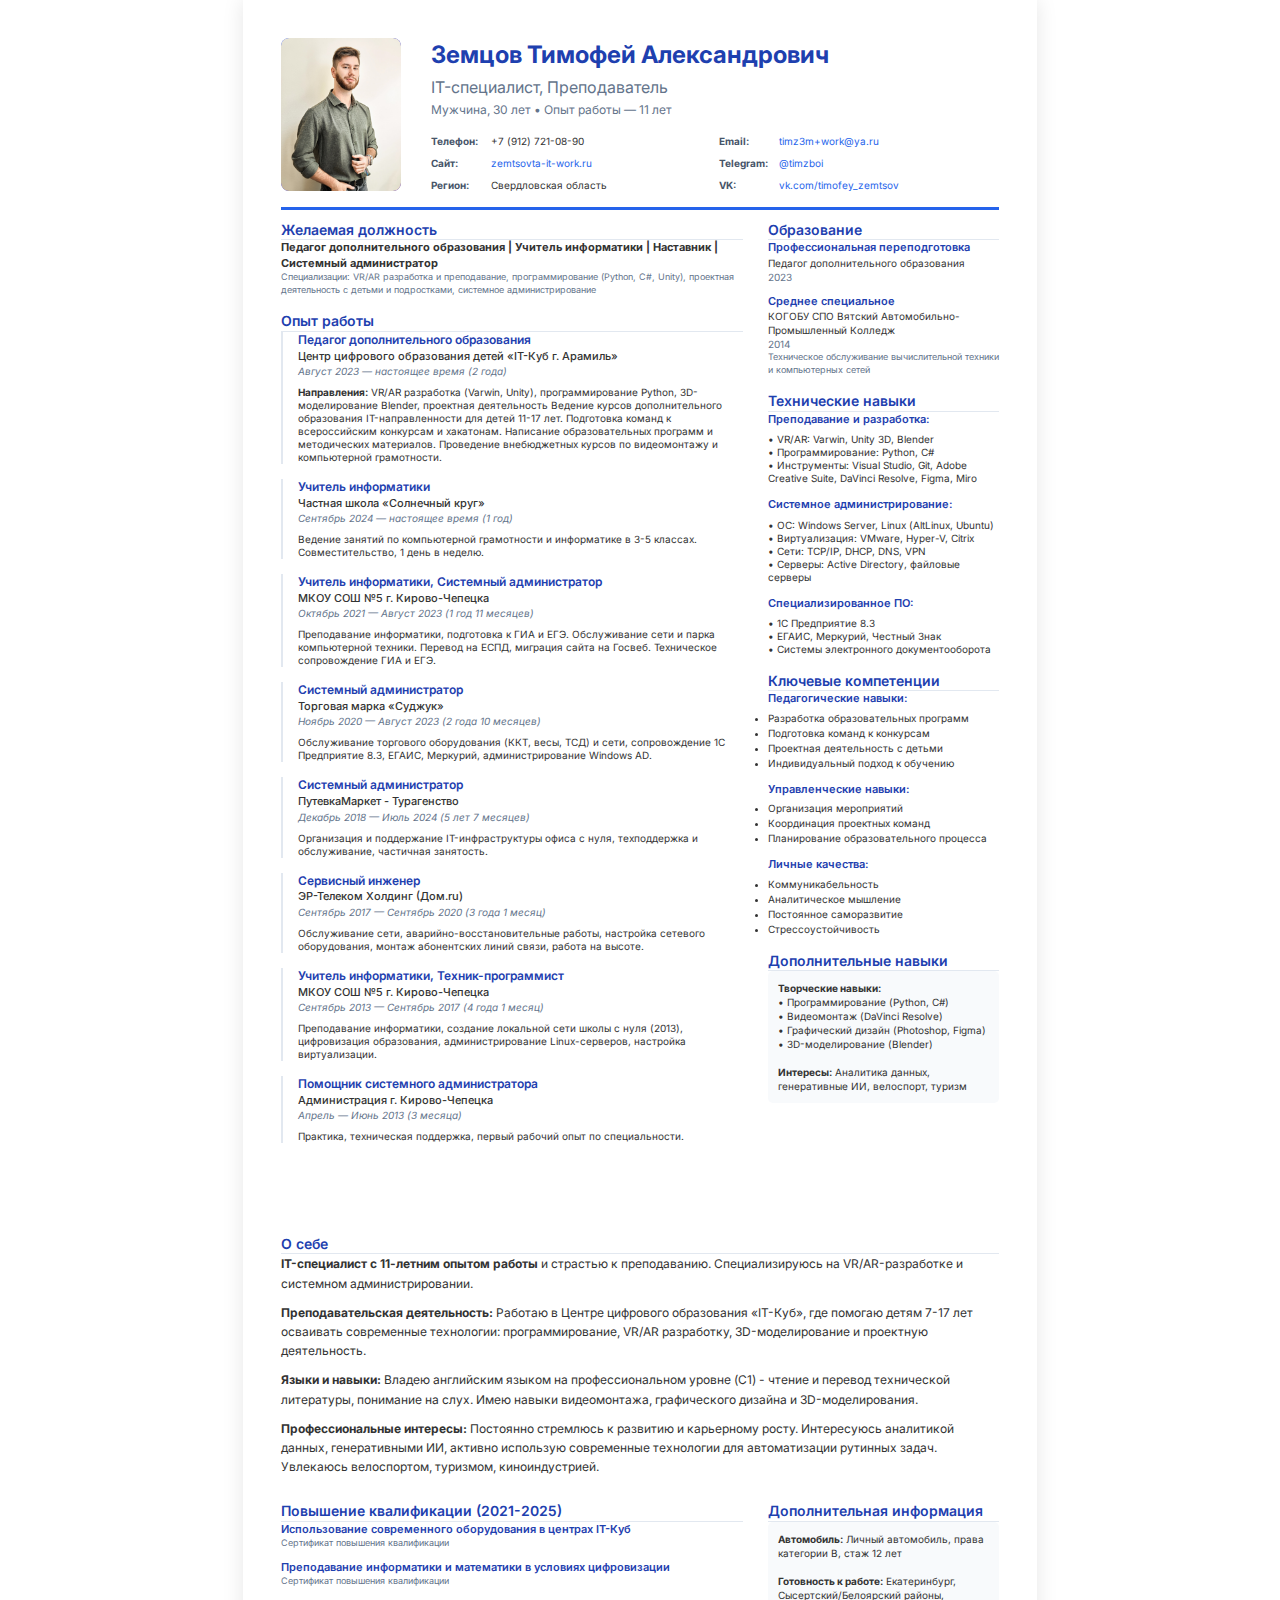
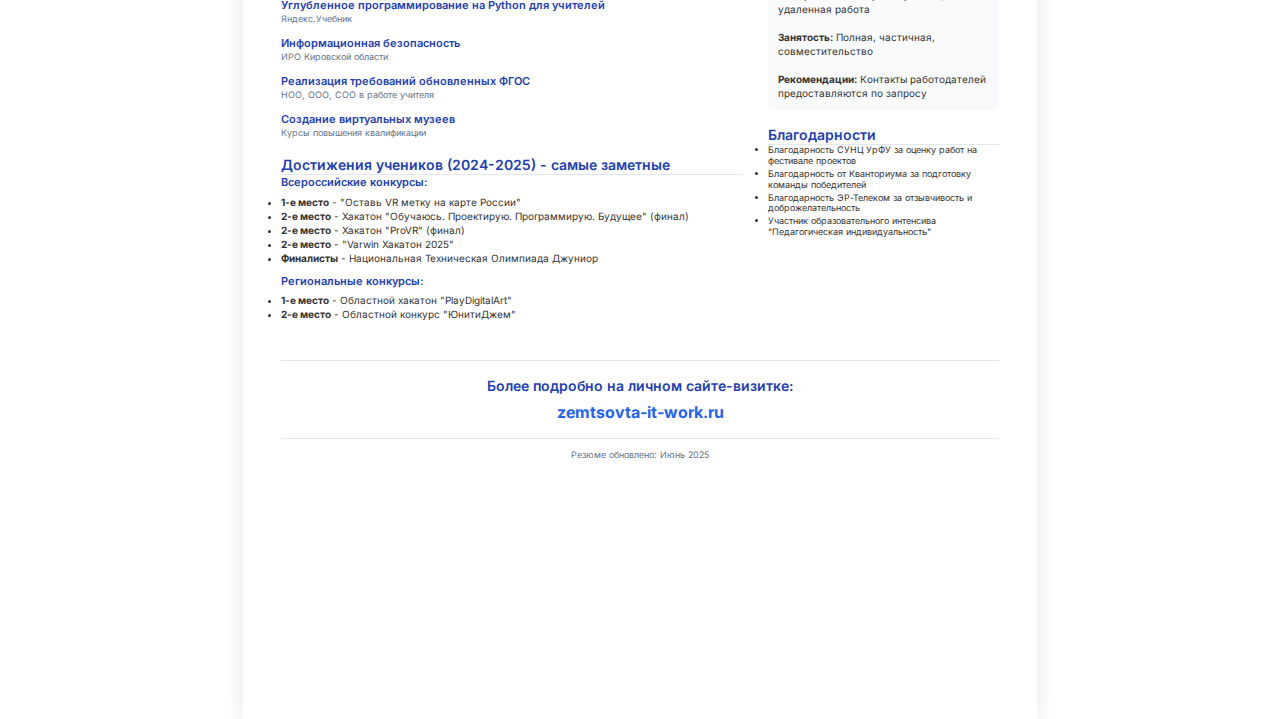
<file: info/resume.html>
<!DOCTYPE html>
<html lang="ru">
<head>
    <meta charset="UTF-8">
    <meta name="viewport" content="width=device-width, initial-scale=1.0">
    <title>Резюме - Земцов Тимофей Александрович</title>
    <style>
        @import url('https://fonts.googleapis.com/css2?family=Inter:wght@300;400;500;600;700&display=swap');

        * {
            margin: 0;
            padding: 0;
            box-sizing: border-box;
        }

        body {
            font-family: 'Inter', sans-serif;
            line-height: 1.4;
            color: #333;
            background: white;
            font-size: 11px;
        }

        .resume-container {
            max-width: 210mm;
            margin: 0 auto;
            background: white;
            box-shadow: 0 0 20px rgba(0,0,0,0.1);
        }

        .page {
            min-height: 297mm;
            padding: 10mm;
            page-break-after: always;
            position: relative;
        }

            .page:last-child {
                page-break-after: auto;
            }

        /* Header Section */
        .header {
            display: flex;
            align-items: flex-start;
            margin-bottom: 10px;
            border-bottom: 3px solid #2563eb;
            padding-bottom: 15px;
        }

        .photo {
            width: 120px;
            height: 153px;
            border-radius: 8px;
            margin-right: 30px;
            background: linear-gradient(135deg, #667eea 0%, #764ba2 100%);
            display: flex;
            align-items: center;
            justify-content: center;
            color: white;
            font-size: 16px;
            font-weight: 600;
            text-align: center;
            flex-shrink: 0;
            overflow: hidden;
        }

            .photo img {
                width: 100%;
                height: 100%;
                object-fit: cover;
                border-radius: 8px;
            }

        .header-info {
            flex-grow: 1;
        }

        .name {
            font-size: 24px;
            font-weight: 700;
            color: #1e40af;
            margin-bottom: 5px;
        }

        .title {
            font-size: 16px;
            color: #64748b;
            margin-bottom: 3px;
        }

        .subtitle {
            font-size: 12px;
            color: #64748b;
            margin-bottom: 15px;
        }

        .contact-info {
            display: grid;
            grid-template-columns: 1fr 1fr;
            gap: 8px;
            font-size: 10px;
        }

        .contact-item {
            display: flex;
            align-items: center;
        }

            .contact-item strong {
                width: 60px;
                color: #475569;
            }

        /* Section Styles */
        .section {
            margin-bottom: 15px;
        }

        .section-title {
            font-size: 14px;
            font-weight: 600;
            color: #1e40af;
            border-bottom: 1px solid #e2e8f0;
        }

        /* Two Column Layout */
        .two-column {
            display: grid;
            grid-template-columns: 2fr 1fr;
            gap: 25px;
        }

        .left-column {
            /* Main content */
        }

        .right-column {
            /* Sidebar */
        }

        /* Job Experience */
        .job {
            margin-bottom: 15px;
            border-left: 2px solid #e2e8f0;
            padding-left: 15px;
        }

        .job-title {
            font-weight: 600;
            color: #1e40af;
            font-size: 12px;
        }

        .company {
            font-weight: 500;
            color: #333;
            font-size: 11px;
        }

        .job-period {
            font-style: italic;
            color: #64748b;
            font-size: 10px;
            margin-bottom: 8px;
        }

        .job-description {
            font-size: 10px;
            line-height: 1.3;
        }

            .job-description ul {
                margin: 5px 0;
                padding-left: 15px;
            }

            .job-description li {
                margin-bottom: 3px;
            }

        /* Skills */
        .skills-category {
            margin-bottom: 12px;
        }

            .skills-category h4 {
                font-size: 11px;
                font-weight: 600;
                color: #1e40af;
                margin-bottom: 6px;
            }

        .skills-list {
            font-size: 10px;
            line-height: 1.3;
        }

        /* Education */
        .education-item {
            margin-bottom: 10px;
        }

        .degree {
            font-weight: 600;
            color: #1e40af;
            font-size: 11px;
        }

        .institution {
            font-size: 10px;
            color: #333;
        }

        .year {
            font-size: 10px;
            color: #64748b;
        }

        /* Achievements */
        .achievement-category {
            margin-bottom: 10px;
        }

            .achievement-category h4 {
                font-size: 11px;
                font-weight: 600;
                color: #1e40af;
                margin-bottom: 5px;
            }

        .achievement-list {
            font-size: 10px;
            line-height: 1.2;
        }

            .achievement-list li {
                margin-bottom: 2px;
            }

        /* Competencies */
        .competency-group {
            margin-bottom: 12px;
        }

            .competency-group h4 {
                font-size: 11px;
                font-weight: 600;
                color: #1e40af;
                margin-bottom: 5px;
            }

        .competency-list {
            font-size: 10px;
            line-height: 1.3;
        }

            .competency-list li {
                margin-bottom: 2px;
            }

        /* Print Styles */
        @media print {
            body {
                background: white;
                -webkit-print-color-adjust: exact;
                print-color-adjust: exact;
            }

            .resume-container {
                box-shadow: none;
                max-width: none;
            }

            .page {
                page-break-after: always;
                box-shadow: none;
            }

                .page:last-child {
                    page-break-after: auto;
                }
        }

        .website-link {
            color: #2563eb;
            text-decoration: none;
        }

        .small-text {
            font-size: 9px;
            color: #64748b;
        }

        .additional-info {
            background: #f8fafc;
            padding: 10px;
            border-radius: 5px;
            font-size: 10px;
            margin-bottom: 15px;
        }
    </style>
</head>
<body>
    <div class="resume-container">
        <!-- Page 1 -->
        <div class="page">
            <!-- Header -->
            <div class="header">
                <div class="photo">
                    <img src="photo.jpg" alt="Тимофей Земцов">
                </div>
                <div class="header-info">
                    <h1 class="name">Земцов Тимофей Александрович</h1>
                    <div class="title">IT-специалист, Преподаватель</div>
                    <div class="subtitle">Мужчина, 30 лет • Опыт работы — 11 лет</div>

                    <div class="contact-info">
                        <div class="contact-item">
                            <strong>Телефон:</strong>
                            <span>+7 (912) 721-08-90</span>
                        </div>
                        <div class="contact-item">
                            <strong>Email:</strong>
                            <span><a href="mailto:timz3m+work@ya.ru" style="color: #2563eb; text-decoration: none;">timz3m+work@ya.ru</a></span>
                        </div>
                        <div class="contact-item">
                            <strong>Сайт:</strong>
                            <span class="website-link"><a href="https://zemtsovta-it-work.ru" style="color: #2563eb; text-decoration: none;">zemtsovta-it-work.ru</a></span>
                        </div>
                        <div class="contact-item">
                            <strong>Telegram:</strong>
                            <span><a href="https://t.me/timzboi" style="color: #2563eb; text-decoration: none;">@timzboi</a></span>
                        </div>

                        <div class="contact-item">
                            <strong>Регион:</strong>
                            <span>Свердловская область</span>
                        </div>
                        <div class="contact-item">
                            <strong>VK:</strong>
                            <span><a href="https://vk.com/timofey_zemtsov" style="color: #2563eb; text-decoration: none;">vk.com/timofey_zemtsov</a></span>
                        </div>
                    </div>
                </div>
            </div>

            <div class="two-column">
                <div class="left-column">
                    <!-- Желаемая должность -->
                    <div class="section">
                        <h2 class="section-title">Желаемая должность</h2>
                        <p><strong>Педагог дополнительного образования | Учитель информатики | Наставник | Системный администратор</strong></p>
                        <p class="small-text">Специализации: VR/AR разработка и преподавание, программирование (Python, C#, Unity), проектная деятельность с детьми и подростками, системное администрирование</p>
                    </div>

                    <!-- Опыт работы -->
                    <div class="section">
                        <h2 class="section-title">Опыт работы</h2>

                        <div class="job">
                            <div class="job-title">Педагог дополнительного образования</div>
                            <div class="company">Центр цифрового образования детей «IT-Куб г. Арамиль»</div>
                            <div class="job-period">Август 2023 — настоящее время (2 года)</div>
                            <div class="job-description">
                                <strong>Направления:</strong> VR/AR разработка (Varwin, Unity), программирование Python, 3D-моделирование Blender, проектная деятельность
                                Ведение курсов дополнительного образования IT-направленности для детей 11-17 лет. Подготовка команд к всероссийским конкурсам и хакатонам. Написание образовательных программ и методических материалов. Проведение внебюджетных курсов по видеомонтажу и компьютерной грамотности.
                                
                            </div>
                        </div>

                        <div class="job">
                            <div class="job-title">Учитель информатики</div>
                            <div class="company">Частная школа «Солнечный круг»</div>
                            <div class="job-period">Сентябрь 2024 — настоящее время (1 год)</div>
                            <div class="job-description">
                                Ведение занятий по компьютерной грамотности и информатике в 3-5 классах. Совместительство, 1 день в неделю.
                            </div>
                        </div>

                        <div class="job">
                            <div class="job-title">Учитель информатики, Системный администратор</div>
                            <div class="company">МКОУ СОШ №5 г. Кирово-Чепецка</div>
                            <div class="job-period">Октябрь 2021 — Август 2023 (1 год 11 месяцев)</div>
                            <div class="job-description">
                                Преподавание информатики, подготовка к ГИА и ЕГЭ. Обслуживание сети и парка компьютерной техники. Перевод на ЕСПД, миграция сайта на Госвеб. Техническое сопровождение ГИА и ЕГЭ.
                                
                            </div>
                        </div>

                        <div class="job">
                            <div class="job-title">Системный администратор</div>
                            <div class="company">Торговая марка «Суджук»</div>
                            <div class="job-period">Ноябрь 2020 — Август 2023 (2 года 10 месяцев)</div>
                            <div class="job-description">
                                Обслуживание торгового оборудования (ККТ, весы, ТСД) и сети, сопровождение 1С Предприятие 8.3, ЕГАИС, Меркурий, администрирование Windows AD.
                            </div>
                        </div>
                        <div class="job">
                            <div class="job-title">Системный администратор</div>
                            <div class="company">ПутевкаМаркет - Турагенство</div>
                            <div class="job-period">Декабрь 2018 — Июль 2024 (5 лет 7 месяцев)</div>
                            <div class="job-description">
                                Организация и поддержание IT-инфраструктуры офиса с нуля, техподдержка и обслуживание, частичная занятость.
                            </div>
                        </div>
                        <div class="job">
                            <div class="job-title">Сервисный инженер</div>
                            <div class="company">ЭР-Телеком Холдинг (Дом.ru)</div>
                            <div class="job-period">Сентябрь 2017 — Сентябрь 2020 (3 года 1 месяц)</div>
                            <div class="job-description">
                                Обслуживание сети, аварийно-восстановительные работы, настройка сетевого оборудования, монтаж абонентских линий связи, работа на высоте.
                            </div>
                        </div>

                        <div class="job">
                            <div class="job-title">Учитель информатики, Техник-программист</div>
                            <div class="company">МКОУ СОШ №5 г. Кирово-Чепецка</div>
                            <div class="job-period">Сентябрь 2013 — Сентябрь 2017 (4 года 1 месяц)</div>
                            <div class="job-description">
                                Преподавание информатики, создание локальной сети школы с нуля (2013), цифровизация образования, администрирование Linux-серверов, настройка виртуализации.
                            </div>
                        </div>


                        <div class="job">
                            <div class="job-title">Помощник системного администратора</div>
                            <div class="company">Администрация г. Кирово-Чепецка</div>
                            <div class="job-period">Апрель — Июнь 2013 (3 месяца)</div>
                            <div class="job-description">
                                Практика, техническая поддержка, первый рабочий опыт по специальности.
                            </div>
                        </div>
                    </div>
                </div>

                <div class="right-column">
                    <!-- Образование -->
                    <div class="section">
                        <h2 class="section-title">Образование</h2>

                        <div class="education-item">
                            <div class="degree">Профессиональная переподготовка</div>
                            <div class="institution">Педагог дополнительного образования</div>
                            <div class="year">2023</div>
                        </div>

                        <div class="education-item">
                            <div class="degree">Среднее специальное</div>
                            <div class="institution">КОГОБУ СПО Вятский Автомобильно-Промышленный Колледж</div>
                            <div class="year">2014</div>
                            <div class="small-text">Техническое обслуживание вычислительной техники и компьютерных сетей</div>
                        </div>
                    </div>

                    <!-- Технические навыки -->
                    <div class="section">
                        <h2 class="section-title">Технические навыки</h2>

                        <div class="skills-category">
                            <h4>Преподавание и разработка:</h4>
                            <div class="skills-list">
                                • VR/AR: Varwin, Unity 3D, Blender<br>
                                • Программирование: Python, C#<br>
                                • Инструменты: Visual Studio, Git, Adobe Creative Suite, DaVinci Resolve, Figma, Miro
                            </div>
                        </div>

                        <div class="skills-category">
                            <h4>Системное администрирование:</h4>
                            <div class="skills-list">
                                • ОС: Windows Server, Linux (AltLinux, Ubuntu)<br>
                                • Виртуализация: VMware, Hyper-V, Citrix<br>
                                • Сети: TCP/IP, DHCP, DNS, VPN<br>
                                • Серверы: Active Directory, файловые серверы
                            </div>
                        </div>

                        <div class="skills-category">
                            <h4>Специализированное ПО:</h4>
                            <div class="skills-list">
                                • 1С Предприятие 8.3<br>
                                • ЕГАИС, Меркурий, Честный Знак<br>
                                • Системы электронного документооборота
                            </div>
                        </div>
                    </div>

                    <!-- Ключевые компетенции -->
                    <div class="section">
                        <h2 class="section-title">Ключевые компетенции</h2>

                        <div class="competency-group">
                            <h4>Педагогические навыки:</h4>
                            <ul class="competency-list">
                                <li>Разработка образовательных программ</li>
                                <li>Подготовка команд к конкурсам</li>
                                <li>Проектная деятельность с детьми</li>
                                <li>Индивидуальный подход к обучению</li>
                            </ul>
                        </div>

                        <div class="competency-group">
                            <h4>Управленческие навыки:</h4>
                            <ul class="competency-list">
                                <li>Организация мероприятий</li>
                                <li>Координация проектных команд</li>
                                <li>Планирование образовательного процесса</li>
                            </ul>
                        </div>

                        <div class="competency-group">
                            <h4>Личные качества:</h4>
                            <ul class="competency-list">
                                <li>Коммуникабельность</li>
                                <li>Аналитическое мышление</li>
                                <li>Постоянное саморазвитие</li>
                                <li>Стрессоустойчивость</li>
                            </ul>
                        </div>
                    </div>

                    <!-- Дополнительные навыки -->
                    <div class="section">
                        <h2 class="section-title">Дополнительные навыки</h2>

                        <div class="additional-info">
                            <strong>Творческие навыки:</strong><br>
                            • Программирование (Python, C#)<br>
                            • Видеомонтаж (DaVinci Resolve)<br>
                            • Графический дизайн (Photoshop, Figma)<br>
                            • 3D-моделирование (Blender)<br><br>
                            <strong>Интересы:</strong> Аналитика данных, генеративные ИИ, велоспорт, туризм
                        </div>
                    </div>
                </div>
            </div>
        </div>

        <!-- Page 2 -->
        <div class="page">
            <!-- О себе - полная ширина -->
            <div class="section">
                <h2 class="section-title">О себе</h2>
                <div class="job-description" style="font-size: 12px; line-height: 1.6; margin-bottom: 25px;">
                    <p style="margin-bottom: 10px;">
                        <strong>IT-специалист с 11-летним опытом работы</strong> и страстью к преподаванию.
                        Специализируюсь на VR/AR-разработке и системном администрировании.
                    </p>
                    <p style="margin-bottom: 10px;">
                        <strong>Преподавательская деятельность:</strong> Работаю в Центре цифрового образования «IT-Куб»,
                        где помогаю детям 7-17 лет осваивать современные технологии: программирование, VR/AR разработку,
                        3D-моделирование и проектную деятельность.
                    </p>
                    <p style="margin-bottom: 10px;">
                        <strong>Языки и навыки:</strong> Владею английским языком на профессиональном уровне (C1) -
                        чтение и перевод технической литературы, понимание на слух. Имею навыки видеомонтажа,
                        графического дизайна и 3D-моделирования.
                    </p>
                    <p style="margin-bottom: 0;">
                        <strong>Профессиональные интересы:</strong> Постоянно стремлюсь к развитию и карьерному росту.
                        Интересуюсь аналитикой данных, генеративными ИИ, активно использую современные технологии
                        для автоматизации рутинных задач. Увлекаюсь велоспортом, туризмом, киноиндустрией.
                    </p>
                </div>
            </div>

            <div class="two-column">
                <div class="left-column">
                    <!-- Повышение квалификации -->
                    <div class="section">
                        <h2 class="section-title">Повышение квалификации (2021-2025)</h2>

                        <div class="education-item">
                            <div class="degree">Использование современного оборудования в центрах IT-Куб</div>
                            <div class="small-text">Сертификат повышения квалификации</div>
                        </div>

                        <div class="education-item">
                            <div class="degree">Преподавание информатики и математики в условиях цифровизации</div>
                            <div class="small-text">Сертификат повышения квалификации</div>
                        </div>

                        <div class="education-item">
                            <div class="degree">Углубленное программирование на Python для учителей</div>
                            <div class="small-text">Яндекс.Учебник</div>
                        </div>

                        <div class="education-item">
                            <div class="degree">Информационная безопасность</div>
                            <div class="small-text">ИРО Кировской области</div>
                        </div>

                        <div class="education-item">
                            <div class="degree">Реализация требований обновленных ФГОС</div>
                            <div class="small-text">НОО, ООО, СОО в работе учителя</div>
                        </div>

                        <div class="education-item">
                            <div class="degree">Создание виртуальных музеев</div>
                            <div class="small-text">Курсы повышения квалификации</div>
                        </div>
                    </div>

                    <!-- Достижения учеников -->
                    <div class="section">
                        <h2 class="section-title">Достижения учеников (2024-2025) - самые заметные</h2>

                        <div class="achievement-category">
                            <h4>Всероссийские конкурсы:</h4>
                            <ul class="achievement-list">
                                <li><strong>1-е место</strong> - "Оставь VR метку на карте России"</li>
                                <li><strong>2-е место</strong> - Хакатон "Обучаюсь. Проектирую. Программирую. Будущее" (финал)</li>
                                <li><strong>2-е место</strong> - Хакатон "ProVR" (финал)</li>
                                <li><strong>2-е место</strong> - "Varwin Хакатон 2025"</li>
                                <li><strong>Финалисты</strong> - Национальная Техническая Олимпиада Джуниор</li>
                            </ul>
                        </div>

                        <div class="achievement-category">
                            <h4>Региональные конкурсы:</h4>
                            <ul class="achievement-list">
                                <li><strong>1-е место</strong> - Областной хакатон "PlayDigitalArt"</li>
                                <li><strong>2-е место</strong> - Областной конкурс "ЮнитиДжем"</li>
                            </ul>
                        </div>
                    </div>
                    
                    </div>

                    <div class="right-column">

                        <!-- О себе -->
                        <div class="section">
                            <h2 class="section-title">Дополнительная информация</h2>

                            <div class="additional-info">
                                <strong>Автомобиль:</strong> Личный автомобиль, права категории B, стаж 12 лет<br><br>
                                <strong>Готовность к работе:</strong> Екатеринбург, Сысертский/Белоярский районы, удаленная работа<br><br>
                                <strong>Занятость:</strong> Полная, частичная, совместительство<br><br>
                                <strong>Рекомендации:</strong> Контакты работодателей предоставляются по запросу
                            </div>
                        </div>

                        <!-- Благодарности -->
                        <div class="section">
                            <h2 class="section-title">Благодарности</h2>

                            <div class="achievement-list" style="font-size: 9px;">
                                <li>Благодарность СУНЦ УрФУ за оценку работ на фестивале проектов</li>
                                <li>Благодарность от Кванториума за подготовку команды победителей</li>
                                <li>Благодарность ЭР-Телеком за отзывчивость и доброжелательность</li>
                                <li>Участник образовательного интенсива "Педагогическая индивидуальность"</li>
                            </div>
                        </div>
                    </div>
                </div>

            <!-- Ссылка на сайт -->
            <div style="text-align: center; margin-top: 25px; margin-bottom: 15px; padding-top: 15px; border-top: 1px solid #e2e8f0;">
                <div style="font-size: 14px; font-weight: 600; color: #1e40af; margin-bottom: 5px;">
                    Более подробно на личном сайте-визитке:
                </div>
                <div style="font-size: 16px; font-weight: 700; color: #2563eb;">
                    <a href="https://zemtsovta-it-work.ru" style="color: #2563eb; text-decoration: none;">zemtsovta-it-work.ru</a>
                </div>
            </div>

            <div style="text-align: center; padding-top: 10px; border-top: 1px solid #e2e8f0;">
                <div class="small-text" style="color: #64748b;">
                    Резюме обновлено: Июнь 2025
                </div>
            </div>
        </div>
    </div>

    <script>
        // Автоматическая печать при загрузке (опционально)
        // window.onload = function() { window.print(); }
    </script>
</body>
</html>
</file>
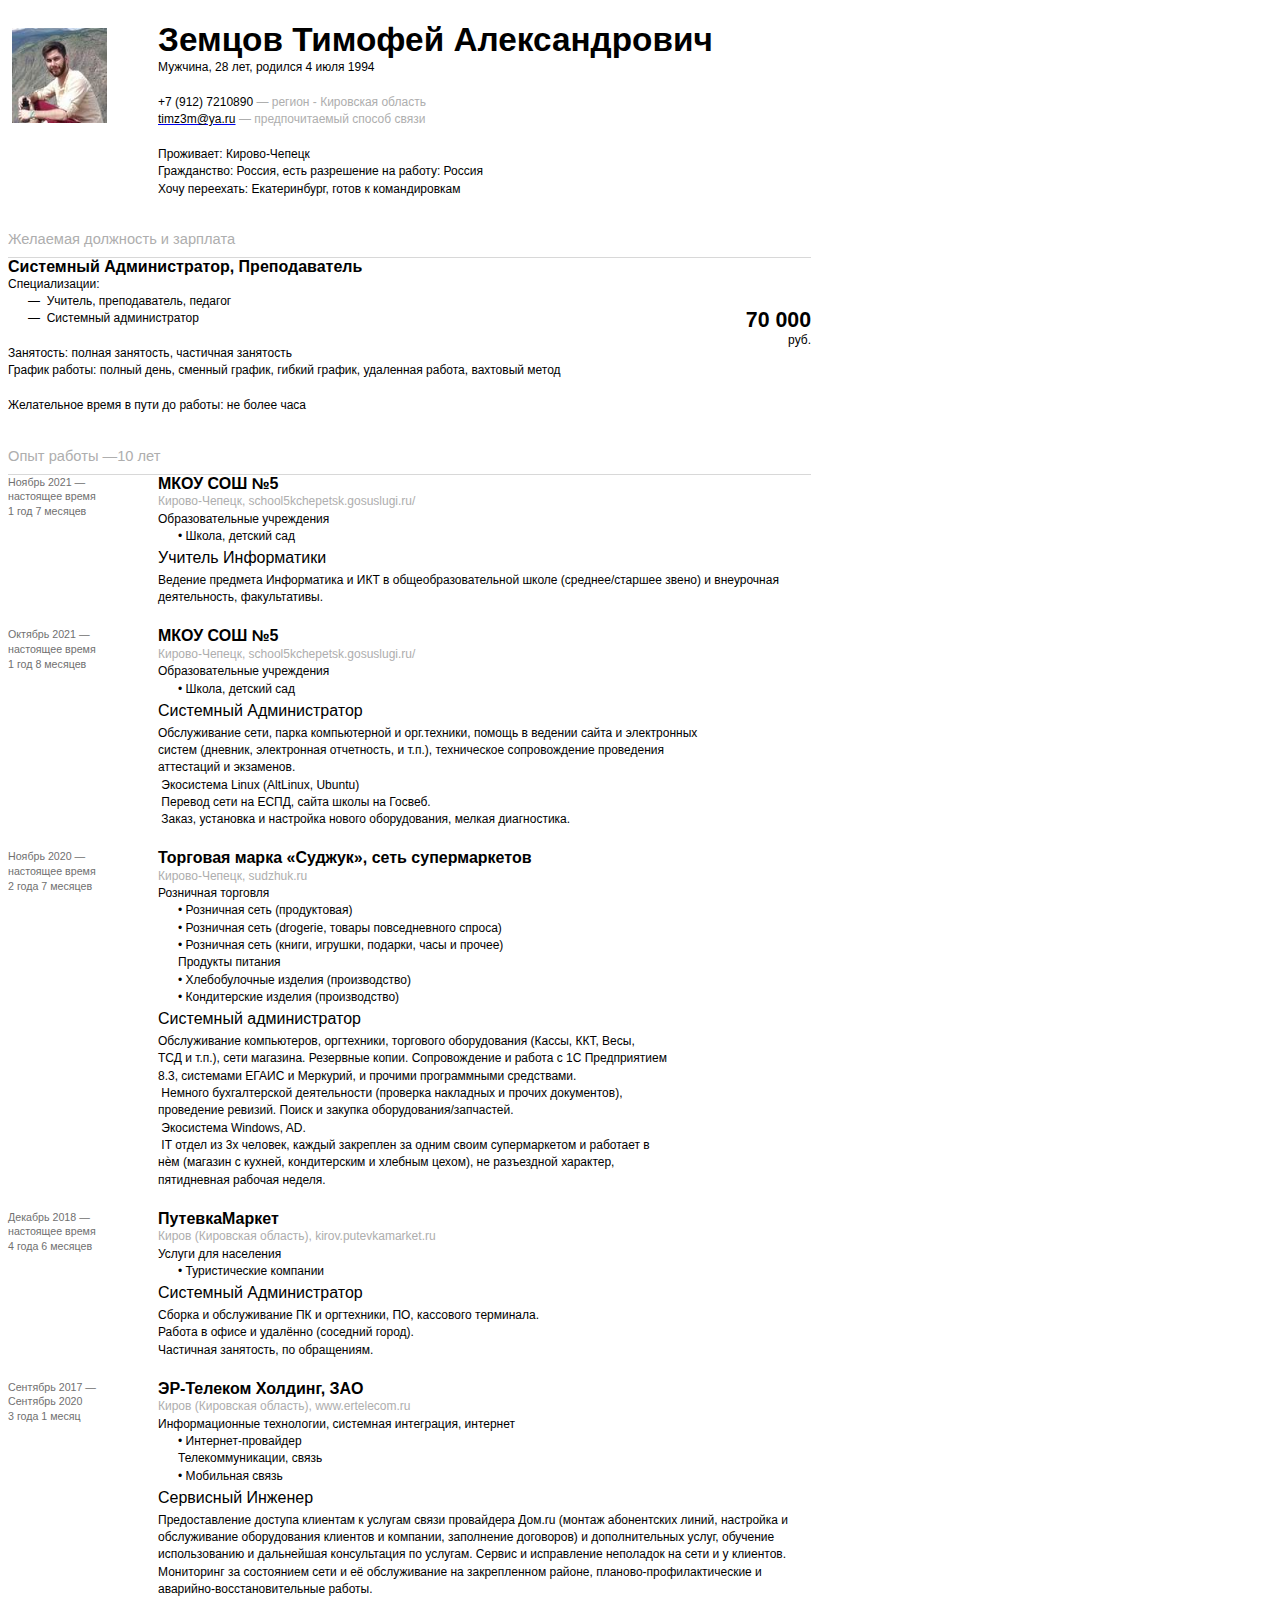
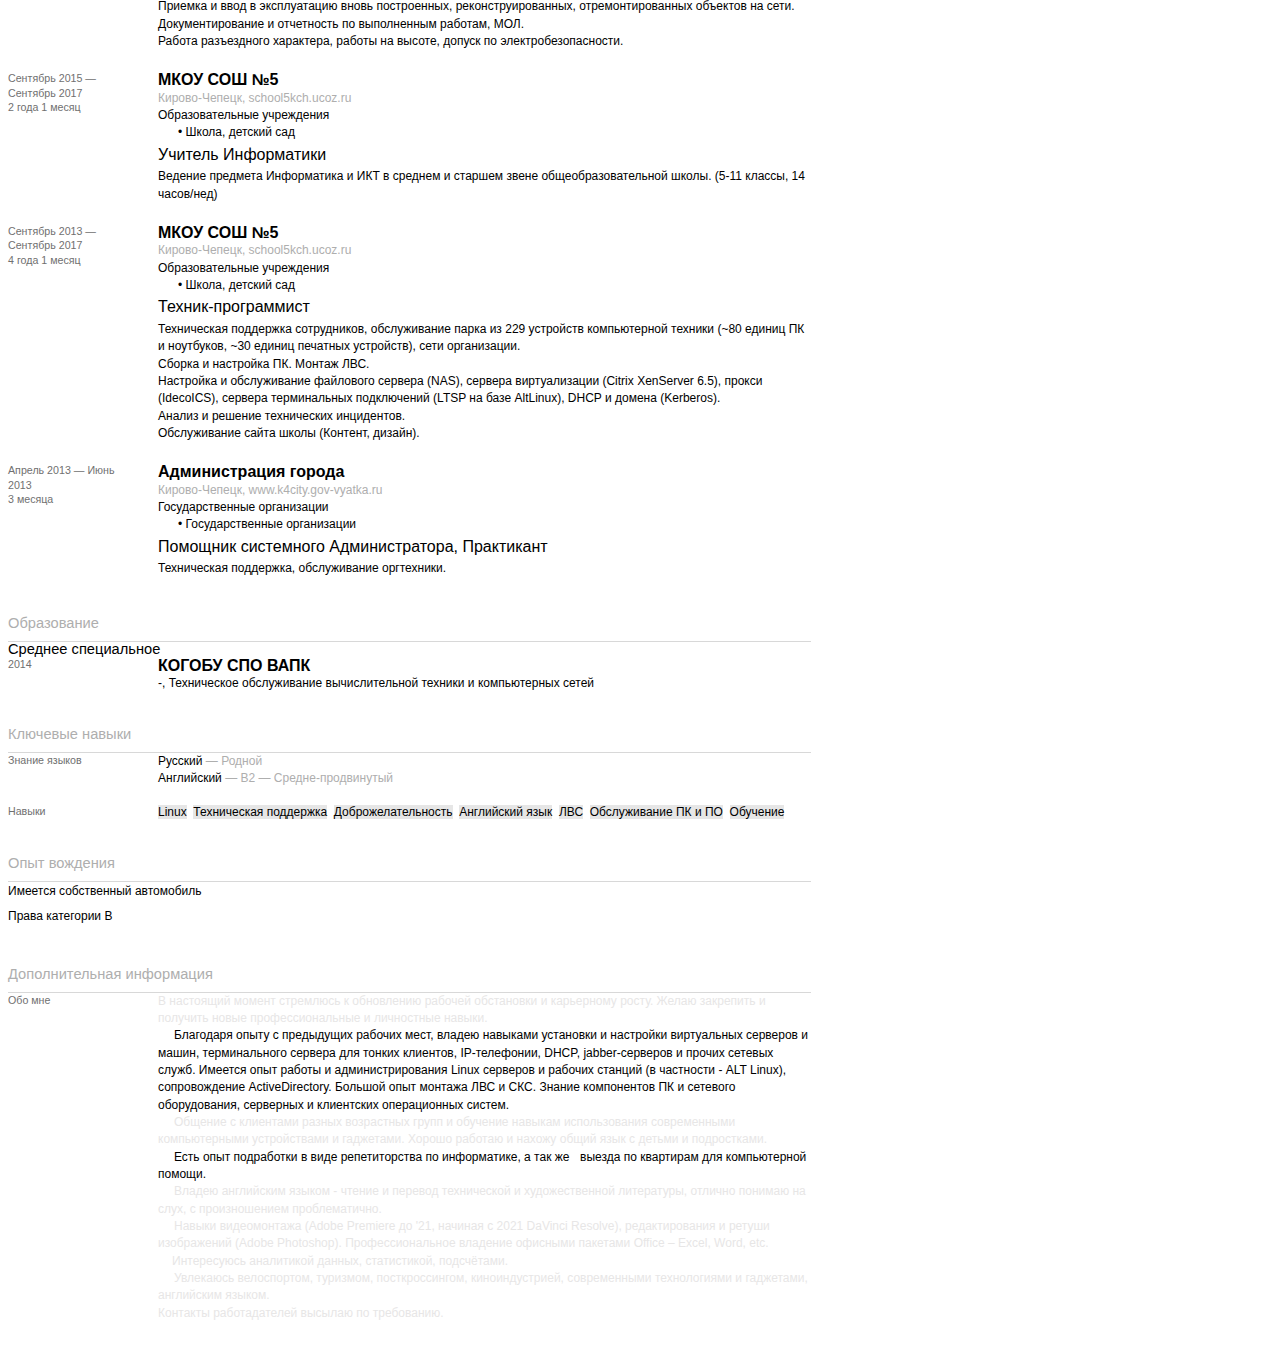
<file: info/old/Земцов Тимофей Александрович_09.22.htm>
<html xmlns:v="urn:schemas-microsoft-com:vml"
xmlns:o="urn:schemas-microsoft-com:office:office"
xmlns:w="urn:schemas-microsoft-com:office:word"
xmlns:m="http://schemas.microsoft.com/office/2004/12/omml"
xmlns="http://www.w3.org/TR/REC-html40">

<head>
<meta http-equiv=Content-Type content="text/html; charset=windows-1251">
<meta name=ProgId content=Word.Document>
<meta name=Generator content="Microsoft Word 15">
<meta name=Originator content="Microsoft Word 15">
<link rel=File-List
href="������%20�������%20�������������_09.22.files/filelist.xml">
<link rel=Edit-Time-Data
href="������%20�������%20�������������_09.22.files/editdata.mso">
<!--[if !mso]>
<style>
v\:* {behavior:url(#default#VML);}
o\:* {behavior:url(#default#VML);}
w\:* {behavior:url(#default#VML);}
.shape {behavior:url(#default#VML);}
</style>
<![endif]--><!--[if gte mso 9]><xml>
 <o:DocumentProperties>
  <o:Author>�������������</o:Author>
  <o:Template>Normal</o:Template>
  <o:LastAuthor>�������������</o:LastAuthor>
  <o:Revision>2</o:Revision>
  <o:TotalTime>27</o:TotalTime>
  <o:Created>2023-05-24T07:50:00Z</o:Created>
  <o:LastSaved>2023-05-24T07:50:00Z</o:LastSaved>
  <o:Pages>4</o:Pages>
  <o:Words>1037</o:Words>
  <o:Characters>5911</o:Characters>
  <o:Lines>49</o:Lines>
  <o:Paragraphs>13</o:Paragraphs>
  <o:CharactersWithSpaces>6935</o:CharactersWithSpaces>
  <o:Version>16.00</o:Version>
 </o:DocumentProperties>
 <o:OfficeDocumentSettings>
  <o:AllowPNG/>
  <o:PixelsPerInch>120</o:PixelsPerInch>
 </o:OfficeDocumentSettings>
</xml><![endif]-->
<link rel=themeData
href="������%20�������%20�������������_09.22.files/themedata.thmx">
<link rel=colorSchemeMapping
href="������%20�������%20�������������_09.22.files/colorschememapping.xml">
<!--[if gte mso 9]><xml>
 <w:WordDocument>
  <w:SpellingState>Clean</w:SpellingState>
  <w:GrammarState>Clean</w:GrammarState>
  <w:TrackMoves>false</w:TrackMoves>
  <w:TrackFormatting/>
  <w:PunctuationKerning/>
  <w:DrawingGridHorizontalSpacing>6 ��</w:DrawingGridHorizontalSpacing>
  <w:DrawingGridVerticalSpacing>6 ��</w:DrawingGridVerticalSpacing>
  <w:DisplayHorizontalDrawingGridEvery>0</w:DisplayHorizontalDrawingGridEvery>
  <w:DisplayVerticalDrawingGridEvery>3</w:DisplayVerticalDrawingGridEvery>
  <w:UseMarginsForDrawingGridOrigin/>
  <w:ValidateAgainstSchemas>false</w:ValidateAgainstSchemas>
  <w:SaveIfXMLInvalid>false</w:SaveIfXMLInvalid>
  <w:IgnoreMixedContent>false</w:IgnoreMixedContent>
  <w:AlwaysShowPlaceholderText>false</w:AlwaysShowPlaceholderText>
  <w:DoNotUnderlineInvalidXML/>
  <w:DoNotPromoteQF/>
  <w:LidThemeOther>RU</w:LidThemeOther>
  <w:LidThemeAsian>X-NONE</w:LidThemeAsian>
  <w:LidThemeComplexScript>X-NONE</w:LidThemeComplexScript>
  <w:DoNotShadeFormData/>
  <w:Compatibility>
   <w:SpaceForUL/>
   <w:BalanceSingleByteDoubleByteWidth/>
   <w:DoNotLeaveBackslashAlone/>
   <w:ULTrailSpace/>
   <w:DoNotExpandShiftReturn/>
   <w:FootnoteLayoutLikeWW8/>
   <w:ShapeLayoutLikeWW8/>
   <w:AlignTablesRowByRow/>
   <w:ForgetLastTabAlignment/>
   <w:AdjustLineHeightInTable/>
   <w:LayoutRawTableWidth/>
   <w:LayoutTableRowsApart/>
   <w:UseWord97LineBreakingRules/>
   <w:SelectEntireFieldWithStartOrEnd/>
   <w:UseWord2002TableStyleRules/>
   <w:UseWord2010TableStyleRules/>
   <w:DontUseIndentAsNumberingTabStop/>
   <w:FELineBreak11/>
   <w:WW11IndentRules/>
   <w:DontAutofitConstrainedTables/>
   <w:AutofitLikeWW11/>
   <w:UnderlineTabInNumList/>
   <w:HangulWidthLikeWW11/>
   <w:UseNormalStyleForList/>
   <w:DontVertAlignCellWithSp/>
   <w:DontBreakConstrainedForcedTables/>
   <w:DontVertAlignInTxbx/>
   <w:Word11KerningPairs/>
   <w:CachedColBalance/>
   <w:UseFELayout/>
  </w:Compatibility>
  <m:mathPr>
   <m:mathFont m:val="Cambria Math"/>
   <m:brkBin m:val="before"/>
   <m:brkBinSub m:val="&#45;-"/>
   <m:smallFrac m:val="off"/>
   <m:dispDef/>
   <m:lMargin m:val="0"/>
   <m:rMargin m:val="0"/>
   <m:defJc m:val="centerGroup"/>
   <m:wrapIndent m:val="1440"/>
   <m:intLim m:val="subSup"/>
   <m:naryLim m:val="undOvr"/>
  </m:mathPr></w:WordDocument>
</xml><![endif]--><!--[if gte mso 9]><xml>
 <w:LatentStyles DefLockedState="false" DefUnhideWhenUsed="false"
  DefSemiHidden="false" DefQFormat="false" DefPriority="99"
  LatentStyleCount="375">
  <w:LsdException Locked="false" Priority="0" QFormat="true" Name="Normal"/>
  <w:LsdException Locked="false" Priority="9" QFormat="true" Name="heading 1"/>
  <w:LsdException Locked="false" Priority="9" SemiHidden="true"
   UnhideWhenUsed="true" QFormat="true" Name="heading 2"/>
  <w:LsdException Locked="false" Priority="9" SemiHidden="true"
   UnhideWhenUsed="true" QFormat="true" Name="heading 3"/>
  <w:LsdException Locked="false" Priority="9" SemiHidden="true"
   UnhideWhenUsed="true" QFormat="true" Name="heading 4"/>
  <w:LsdException Locked="false" Priority="9" SemiHidden="true"
   UnhideWhenUsed="true" QFormat="true" Name="heading 5"/>
  <w:LsdException Locked="false" Priority="9" SemiHidden="true"
   UnhideWhenUsed="true" QFormat="true" Name="heading 6"/>
  <w:LsdException Locked="false" Priority="9" SemiHidden="true"
   UnhideWhenUsed="true" QFormat="true" Name="heading 7"/>
  <w:LsdException Locked="false" Priority="9" SemiHidden="true"
   UnhideWhenUsed="true" QFormat="true" Name="heading 8"/>
  <w:LsdException Locked="false" Priority="9" SemiHidden="true"
   UnhideWhenUsed="true" QFormat="true" Name="heading 9"/>
  <w:LsdException Locked="false" SemiHidden="true" UnhideWhenUsed="true"
   Name="index 1"/>
  <w:LsdException Locked="false" SemiHidden="true" UnhideWhenUsed="true"
   Name="index 2"/>
  <w:LsdException Locked="false" SemiHidden="true" UnhideWhenUsed="true"
   Name="index 3"/>
  <w:LsdException Locked="false" SemiHidden="true" UnhideWhenUsed="true"
   Name="index 4"/>
  <w:LsdException Locked="false" SemiHidden="true" UnhideWhenUsed="true"
   Name="index 5"/>
  <w:LsdException Locked="false" SemiHidden="true" UnhideWhenUsed="true"
   Name="index 6"/>
  <w:LsdException Locked="false" SemiHidden="true" UnhideWhenUsed="true"
   Name="index 7"/>
  <w:LsdException Locked="false" SemiHidden="true" UnhideWhenUsed="true"
   Name="index 8"/>
  <w:LsdException Locked="false" SemiHidden="true" UnhideWhenUsed="true"
   Name="index 9"/>
  <w:LsdException Locked="false" Priority="39" SemiHidden="true"
   UnhideWhenUsed="true" Name="toc 1"/>
  <w:LsdException Locked="false" Priority="39" SemiHidden="true"
   UnhideWhenUsed="true" Name="toc 2"/>
  <w:LsdException Locked="false" Priority="39" SemiHidden="true"
   UnhideWhenUsed="true" Name="toc 3"/>
  <w:LsdException Locked="false" Priority="39" SemiHidden="true"
   UnhideWhenUsed="true" Name="toc 4"/>
  <w:LsdException Locked="false" Priority="39" SemiHidden="true"
   UnhideWhenUsed="true" Name="toc 5"/>
  <w:LsdException Locked="false" Priority="39" SemiHidden="true"
   UnhideWhenUsed="true" Name="toc 6"/>
  <w:LsdException Locked="false" Priority="39" SemiHidden="true"
   UnhideWhenUsed="true" Name="toc 7"/>
  <w:LsdException Locked="false" Priority="39" SemiHidden="true"
   UnhideWhenUsed="true" Name="toc 8"/>
  <w:LsdException Locked="false" Priority="39" SemiHidden="true"
   UnhideWhenUsed="true" Name="toc 9"/>
  <w:LsdException Locked="false" SemiHidden="true" UnhideWhenUsed="true"
   Name="Normal Indent"/>
  <w:LsdException Locked="false" SemiHidden="true" UnhideWhenUsed="true"
   Name="footnote text"/>
  <w:LsdException Locked="false" SemiHidden="true" UnhideWhenUsed="true"
   Name="annotation text"/>
  <w:LsdException Locked="false" SemiHidden="true" UnhideWhenUsed="true"
   Name="header"/>
  <w:LsdException Locked="false" SemiHidden="true" UnhideWhenUsed="true"
   Name="footer"/>
  <w:LsdException Locked="false" SemiHidden="true" UnhideWhenUsed="true"
   Name="index heading"/>
  <w:LsdException Locked="false" Priority="35" SemiHidden="true"
   UnhideWhenUsed="true" QFormat="true" Name="caption"/>
  <w:LsdException Locked="false" SemiHidden="true" UnhideWhenUsed="true"
   Name="table of figures"/>
  <w:LsdException Locked="false" SemiHidden="true" UnhideWhenUsed="true"
   Name="envelope address"/>
  <w:LsdException Locked="false" SemiHidden="true" UnhideWhenUsed="true"
   Name="envelope return"/>
  <w:LsdException Locked="false" SemiHidden="true" UnhideWhenUsed="true"
   Name="footnote reference"/>
  <w:LsdException Locked="false" SemiHidden="true" UnhideWhenUsed="true"
   Name="annotation reference"/>
  <w:LsdException Locked="false" SemiHidden="true" UnhideWhenUsed="true"
   Name="line number"/>
  <w:LsdException Locked="false" SemiHidden="true" UnhideWhenUsed="true"
   Name="page number"/>
  <w:LsdException Locked="false" SemiHidden="true" UnhideWhenUsed="true"
   Name="endnote reference"/>
  <w:LsdException Locked="false" SemiHidden="true" UnhideWhenUsed="true"
   Name="endnote text"/>
  <w:LsdException Locked="false" SemiHidden="true" UnhideWhenUsed="true"
   Name="table of authorities"/>
  <w:LsdException Locked="false" SemiHidden="true" UnhideWhenUsed="true"
   Name="macro"/>
  <w:LsdException Locked="false" SemiHidden="true" UnhideWhenUsed="true"
   Name="toa heading"/>
  <w:LsdException Locked="false" SemiHidden="true" UnhideWhenUsed="true"
   Name="List"/>
  <w:LsdException Locked="false" SemiHidden="true" UnhideWhenUsed="true"
   Name="List Bullet"/>
  <w:LsdException Locked="false" SemiHidden="true" UnhideWhenUsed="true"
   Name="List Number"/>
  <w:LsdException Locked="false" SemiHidden="true" UnhideWhenUsed="true"
   Name="List 2"/>
  <w:LsdException Locked="false" SemiHidden="true" UnhideWhenUsed="true"
   Name="List 3"/>
  <w:LsdException Locked="false" SemiHidden="true" UnhideWhenUsed="true"
   Name="List 4"/>
  <w:LsdException Locked="false" SemiHidden="true" UnhideWhenUsed="true"
   Name="List 5"/>
  <w:LsdException Locked="false" SemiHidden="true" UnhideWhenUsed="true"
   Name="List Bullet 2"/>
  <w:LsdException Locked="false" SemiHidden="true" UnhideWhenUsed="true"
   Name="List Bullet 3"/>
  <w:LsdException Locked="false" SemiHidden="true" UnhideWhenUsed="true"
   Name="List Bullet 4"/>
  <w:LsdException Locked="false" SemiHidden="true" UnhideWhenUsed="true"
   Name="List Bullet 5"/>
  <w:LsdException Locked="false" SemiHidden="true" UnhideWhenUsed="true"
   Name="List Number 2"/>
  <w:LsdException Locked="false" SemiHidden="true" UnhideWhenUsed="true"
   Name="List Number 3"/>
  <w:LsdException Locked="false" SemiHidden="true" UnhideWhenUsed="true"
   Name="List Number 4"/>
  <w:LsdException Locked="false" SemiHidden="true" UnhideWhenUsed="true"
   Name="List Number 5"/>
  <w:LsdException Locked="false" Priority="10" QFormat="true" Name="Title"/>
  <w:LsdException Locked="false" SemiHidden="true" UnhideWhenUsed="true"
   Name="Closing"/>
  <w:LsdException Locked="false" SemiHidden="true" UnhideWhenUsed="true"
   Name="Signature"/>
  <w:LsdException Locked="false" Priority="1" SemiHidden="true"
   UnhideWhenUsed="true" Name="Default Paragraph Font"/>
  <w:LsdException Locked="false" SemiHidden="true" UnhideWhenUsed="true"
   Name="Body Text"/>
  <w:LsdException Locked="false" SemiHidden="true" UnhideWhenUsed="true"
   Name="Body Text Indent"/>
  <w:LsdException Locked="false" SemiHidden="true" UnhideWhenUsed="true"
   Name="List Continue"/>
  <w:LsdException Locked="false" SemiHidden="true" UnhideWhenUsed="true"
   Name="List Continue 2"/>
  <w:LsdException Locked="false" SemiHidden="true" UnhideWhenUsed="true"
   Name="List Continue 3"/>
  <w:LsdException Locked="false" SemiHidden="true" UnhideWhenUsed="true"
   Name="List Continue 4"/>
  <w:LsdException Locked="false" SemiHidden="true" UnhideWhenUsed="true"
   Name="List Continue 5"/>
  <w:LsdException Locked="false" SemiHidden="true" UnhideWhenUsed="true"
   Name="Message Header"/>
  <w:LsdException Locked="false" Priority="11" QFormat="true" Name="Subtitle"/>
  <w:LsdException Locked="false" SemiHidden="true" UnhideWhenUsed="true"
   Name="Salutation"/>
  <w:LsdException Locked="false" SemiHidden="true" UnhideWhenUsed="true"
   Name="Date"/>
  <w:LsdException Locked="false" SemiHidden="true" UnhideWhenUsed="true"
   Name="Body Text First Indent"/>
  <w:LsdException Locked="false" SemiHidden="true" UnhideWhenUsed="true"
   Name="Body Text First Indent 2"/>
  <w:LsdException Locked="false" SemiHidden="true" UnhideWhenUsed="true"
   Name="Note Heading"/>
  <w:LsdException Locked="false" SemiHidden="true" UnhideWhenUsed="true"
   Name="Body Text 2"/>
  <w:LsdException Locked="false" SemiHidden="true" UnhideWhenUsed="true"
   Name="Body Text 3"/>
  <w:LsdException Locked="false" SemiHidden="true" UnhideWhenUsed="true"
   Name="Body Text Indent 2"/>
  <w:LsdException Locked="false" SemiHidden="true" UnhideWhenUsed="true"
   Name="Body Text Indent 3"/>
  <w:LsdException Locked="false" SemiHidden="true" UnhideWhenUsed="true"
   Name="Block Text"/>
  <w:LsdException Locked="false" SemiHidden="true" UnhideWhenUsed="true"
   Name="Hyperlink"/>
  <w:LsdException Locked="false" SemiHidden="true" UnhideWhenUsed="true"
   Name="FollowedHyperlink"/>
  <w:LsdException Locked="false" Priority="22" QFormat="true" Name="Strong"/>
  <w:LsdException Locked="false" Priority="20" QFormat="true" Name="Emphasis"/>
  <w:LsdException Locked="false" SemiHidden="true" UnhideWhenUsed="true"
   Name="Document Map"/>
  <w:LsdException Locked="false" SemiHidden="true" UnhideWhenUsed="true"
   Name="Plain Text"/>
  <w:LsdException Locked="false" SemiHidden="true" UnhideWhenUsed="true"
   Name="E-mail Signature"/>
  <w:LsdException Locked="false" SemiHidden="true" UnhideWhenUsed="true"
   Name="HTML Top of Form"/>
  <w:LsdException Locked="false" SemiHidden="true" UnhideWhenUsed="true"
   Name="HTML Bottom of Form"/>
  <w:LsdException Locked="false" SemiHidden="true" UnhideWhenUsed="true"
   Name="Normal (Web)"/>
  <w:LsdException Locked="false" SemiHidden="true" UnhideWhenUsed="true"
   Name="HTML Acronym"/>
  <w:LsdException Locked="false" SemiHidden="true" UnhideWhenUsed="true"
   Name="HTML Address"/>
  <w:LsdException Locked="false" SemiHidden="true" UnhideWhenUsed="true"
   Name="HTML Cite"/>
  <w:LsdException Locked="false" SemiHidden="true" UnhideWhenUsed="true"
   Name="HTML Code"/>
  <w:LsdException Locked="false" SemiHidden="true" UnhideWhenUsed="true"
   Name="HTML Definition"/>
  <w:LsdException Locked="false" SemiHidden="true" UnhideWhenUsed="true"
   Name="HTML Keyboard"/>
  <w:LsdException Locked="false" SemiHidden="true" UnhideWhenUsed="true"
   Name="HTML Preformatted"/>
  <w:LsdException Locked="false" SemiHidden="true" UnhideWhenUsed="true"
   Name="HTML Sample"/>
  <w:LsdException Locked="false" SemiHidden="true" UnhideWhenUsed="true"
   Name="HTML Typewriter"/>
  <w:LsdException Locked="false" SemiHidden="true" UnhideWhenUsed="true"
   Name="HTML Variable"/>
  <w:LsdException Locked="false" SemiHidden="true" UnhideWhenUsed="true"
   Name="Normal Table"/>
  <w:LsdException Locked="false" SemiHidden="true" UnhideWhenUsed="true"
   Name="annotation subject"/>
  <w:LsdException Locked="false" SemiHidden="true" UnhideWhenUsed="true"
   Name="No List"/>
  <w:LsdException Locked="false" SemiHidden="true" UnhideWhenUsed="true"
   Name="Outline List 1"/>
  <w:LsdException Locked="false" SemiHidden="true" UnhideWhenUsed="true"
   Name="Outline List 2"/>
  <w:LsdException Locked="false" SemiHidden="true" UnhideWhenUsed="true"
   Name="Outline List 3"/>
  <w:LsdException Locked="false" SemiHidden="true" UnhideWhenUsed="true"
   Name="Table Simple 1"/>
  <w:LsdException Locked="false" SemiHidden="true" UnhideWhenUsed="true"
   Name="Table Simple 2"/>
  <w:LsdException Locked="false" SemiHidden="true" UnhideWhenUsed="true"
   Name="Table Simple 3"/>
  <w:LsdException Locked="false" SemiHidden="true" UnhideWhenUsed="true"
   Name="Table Classic 1"/>
  <w:LsdException Locked="false" SemiHidden="true" UnhideWhenUsed="true"
   Name="Table Classic 2"/>
  <w:LsdException Locked="false" SemiHidden="true" UnhideWhenUsed="true"
   Name="Table Classic 3"/>
  <w:LsdException Locked="false" SemiHidden="true" UnhideWhenUsed="true"
   Name="Table Classic 4"/>
  <w:LsdException Locked="false" SemiHidden="true" UnhideWhenUsed="true"
   Name="Table Colorful 1"/>
  <w:LsdException Locked="false" SemiHidden="true" UnhideWhenUsed="true"
   Name="Table Colorful 2"/>
  <w:LsdException Locked="false" SemiHidden="true" UnhideWhenUsed="true"
   Name="Table Colorful 3"/>
  <w:LsdException Locked="false" SemiHidden="true" UnhideWhenUsed="true"
   Name="Table Columns 1"/>
  <w:LsdException Locked="false" SemiHidden="true" UnhideWhenUsed="true"
   Name="Table Columns 2"/>
  <w:LsdException Locked="false" SemiHidden="true" UnhideWhenUsed="true"
   Name="Table Columns 3"/>
  <w:LsdException Locked="false" SemiHidden="true" UnhideWhenUsed="true"
   Name="Table Columns 4"/>
  <w:LsdException Locked="false" SemiHidden="true" UnhideWhenUsed="true"
   Name="Table Columns 5"/>
  <w:LsdException Locked="false" SemiHidden="true" UnhideWhenUsed="true"
   Name="Table Grid 1"/>
  <w:LsdException Locked="false" SemiHidden="true" UnhideWhenUsed="true"
   Name="Table Grid 2"/>
  <w:LsdException Locked="false" SemiHidden="true" UnhideWhenUsed="true"
   Name="Table Grid 3"/>
  <w:LsdException Locked="false" SemiHidden="true" UnhideWhenUsed="true"
   Name="Table Grid 4"/>
  <w:LsdException Locked="false" SemiHidden="true" UnhideWhenUsed="true"
   Name="Table Grid 5"/>
  <w:LsdException Locked="false" SemiHidden="true" UnhideWhenUsed="true"
   Name="Table Grid 6"/>
  <w:LsdException Locked="false" SemiHidden="true" UnhideWhenUsed="true"
   Name="Table Grid 7"/>
  <w:LsdException Locked="false" SemiHidden="true" UnhideWhenUsed="true"
   Name="Table Grid 8"/>
  <w:LsdException Locked="false" SemiHidden="true" UnhideWhenUsed="true"
   Name="Table List 1"/>
  <w:LsdException Locked="false" SemiHidden="true" UnhideWhenUsed="true"
   Name="Table List 2"/>
  <w:LsdException Locked="false" SemiHidden="true" UnhideWhenUsed="true"
   Name="Table List 3"/>
  <w:LsdException Locked="false" SemiHidden="true" UnhideWhenUsed="true"
   Name="Table List 4"/>
  <w:LsdException Locked="false" SemiHidden="true" UnhideWhenUsed="true"
   Name="Table List 5"/>
  <w:LsdException Locked="false" SemiHidden="true" UnhideWhenUsed="true"
   Name="Table List 6"/>
  <w:LsdException Locked="false" SemiHidden="true" UnhideWhenUsed="true"
   Name="Table List 7"/>
  <w:LsdException Locked="false" SemiHidden="true" UnhideWhenUsed="true"
   Name="Table List 8"/>
  <w:LsdException Locked="false" SemiHidden="true" UnhideWhenUsed="true"
   Name="Table 3D effects 1"/>
  <w:LsdException Locked="false" SemiHidden="true" UnhideWhenUsed="true"
   Name="Table 3D effects 2"/>
  <w:LsdException Locked="false" SemiHidden="true" UnhideWhenUsed="true"
   Name="Table 3D effects 3"/>
  <w:LsdException Locked="false" SemiHidden="true" UnhideWhenUsed="true"
   Name="Table Contemporary"/>
  <w:LsdException Locked="false" SemiHidden="true" UnhideWhenUsed="true"
   Name="Table Elegant"/>
  <w:LsdException Locked="false" SemiHidden="true" UnhideWhenUsed="true"
   Name="Table Professional"/>
  <w:LsdException Locked="false" SemiHidden="true" UnhideWhenUsed="true"
   Name="Table Subtle 1"/>
  <w:LsdException Locked="false" SemiHidden="true" UnhideWhenUsed="true"
   Name="Table Subtle 2"/>
  <w:LsdException Locked="false" SemiHidden="true" UnhideWhenUsed="true"
   Name="Table Web 1"/>
  <w:LsdException Locked="false" SemiHidden="true" UnhideWhenUsed="true"
   Name="Table Web 2"/>
  <w:LsdException Locked="false" SemiHidden="true" UnhideWhenUsed="true"
   Name="Table Web 3"/>
  <w:LsdException Locked="false" SemiHidden="true" UnhideWhenUsed="true"
   Name="Balloon Text"/>
  <w:LsdException Locked="false" Priority="39" Name="Table Grid"/>
  <w:LsdException Locked="false" SemiHidden="true" UnhideWhenUsed="true"
   Name="Table Theme"/>
  <w:LsdException Locked="false" SemiHidden="true" Name="Placeholder Text"/>
  <w:LsdException Locked="false" Priority="1" QFormat="true" Name="No Spacing"/>
  <w:LsdException Locked="false" Priority="60" Name="Light Shading"/>
  <w:LsdException Locked="false" Priority="61" Name="Light List"/>
  <w:LsdException Locked="false" Priority="62" Name="Light Grid"/>
  <w:LsdException Locked="false" Priority="63" Name="Medium Shading 1"/>
  <w:LsdException Locked="false" Priority="64" Name="Medium Shading 2"/>
  <w:LsdException Locked="false" Priority="65" Name="Medium List 1"/>
  <w:LsdException Locked="false" Priority="66" Name="Medium List 2"/>
  <w:LsdException Locked="false" Priority="67" Name="Medium Grid 1"/>
  <w:LsdException Locked="false" Priority="68" Name="Medium Grid 2"/>
  <w:LsdException Locked="false" Priority="69" Name="Medium Grid 3"/>
  <w:LsdException Locked="false" Priority="70" Name="Dark List"/>
  <w:LsdException Locked="false" Priority="71" Name="Colorful Shading"/>
  <w:LsdException Locked="false" Priority="72" Name="Colorful List"/>
  <w:LsdException Locked="false" Priority="73" Name="Colorful Grid"/>
  <w:LsdException Locked="false" Priority="60" Name="Light Shading Accent 1"/>
  <w:LsdException Locked="false" Priority="61" Name="Light List Accent 1"/>
  <w:LsdException Locked="false" Priority="62" Name="Light Grid Accent 1"/>
  <w:LsdException Locked="false" Priority="63" Name="Medium Shading 1 Accent 1"/>
  <w:LsdException Locked="false" Priority="64" Name="Medium Shading 2 Accent 1"/>
  <w:LsdException Locked="false" Priority="65" Name="Medium List 1 Accent 1"/>
  <w:LsdException Locked="false" SemiHidden="true" Name="Revision"/>
  <w:LsdException Locked="false" Priority="34" QFormat="true"
   Name="List Paragraph"/>
  <w:LsdException Locked="false" Priority="29" QFormat="true" Name="Quote"/>
  <w:LsdException Locked="false" Priority="30" QFormat="true"
   Name="Intense Quote"/>
  <w:LsdException Locked="false" Priority="66" Name="Medium List 2 Accent 1"/>
  <w:LsdException Locked="false" Priority="67" Name="Medium Grid 1 Accent 1"/>
  <w:LsdException Locked="false" Priority="68" Name="Medium Grid 2 Accent 1"/>
  <w:LsdException Locked="false" Priority="69" Name="Medium Grid 3 Accent 1"/>
  <w:LsdException Locked="false" Priority="70" Name="Dark List Accent 1"/>
  <w:LsdException Locked="false" Priority="71" Name="Colorful Shading Accent 1"/>
  <w:LsdException Locked="false" Priority="72" Name="Colorful List Accent 1"/>
  <w:LsdException Locked="false" Priority="73" Name="Colorful Grid Accent 1"/>
  <w:LsdException Locked="false" Priority="60" Name="Light Shading Accent 2"/>
  <w:LsdException Locked="false" Priority="61" Name="Light List Accent 2"/>
  <w:LsdException Locked="false" Priority="62" Name="Light Grid Accent 2"/>
  <w:LsdException Locked="false" Priority="63" Name="Medium Shading 1 Accent 2"/>
  <w:LsdException Locked="false" Priority="64" Name="Medium Shading 2 Accent 2"/>
  <w:LsdException Locked="false" Priority="65" Name="Medium List 1 Accent 2"/>
  <w:LsdException Locked="false" Priority="66" Name="Medium List 2 Accent 2"/>
  <w:LsdException Locked="false" Priority="67" Name="Medium Grid 1 Accent 2"/>
  <w:LsdException Locked="false" Priority="68" Name="Medium Grid 2 Accent 2"/>
  <w:LsdException Locked="false" Priority="69" Name="Medium Grid 3 Accent 2"/>
  <w:LsdException Locked="false" Priority="70" Name="Dark List Accent 2"/>
  <w:LsdException Locked="false" Priority="71" Name="Colorful Shading Accent 2"/>
  <w:LsdException Locked="false" Priority="72" Name="Colorful List Accent 2"/>
  <w:LsdException Locked="false" Priority="73" Name="Colorful Grid Accent 2"/>
  <w:LsdException Locked="false" Priority="60" Name="Light Shading Accent 3"/>
  <w:LsdException Locked="false" Priority="61" Name="Light List Accent 3"/>
  <w:LsdException Locked="false" Priority="62" Name="Light Grid Accent 3"/>
  <w:LsdException Locked="false" Priority="63" Name="Medium Shading 1 Accent 3"/>
  <w:LsdException Locked="false" Priority="64" Name="Medium Shading 2 Accent 3"/>
  <w:LsdException Locked="false" Priority="65" Name="Medium List 1 Accent 3"/>
  <w:LsdException Locked="false" Priority="66" Name="Medium List 2 Accent 3"/>
  <w:LsdException Locked="false" Priority="67" Name="Medium Grid 1 Accent 3"/>
  <w:LsdException Locked="false" Priority="68" Name="Medium Grid 2 Accent 3"/>
  <w:LsdException Locked="false" Priority="69" Name="Medium Grid 3 Accent 3"/>
  <w:LsdException Locked="false" Priority="70" Name="Dark List Accent 3"/>
  <w:LsdException Locked="false" Priority="71" Name="Colorful Shading Accent 3"/>
  <w:LsdException Locked="false" Priority="72" Name="Colorful List Accent 3"/>
  <w:LsdException Locked="false" Priority="73" Name="Colorful Grid Accent 3"/>
  <w:LsdException Locked="false" Priority="60" Name="Light Shading Accent 4"/>
  <w:LsdException Locked="false" Priority="61" Name="Light List Accent 4"/>
  <w:LsdException Locked="false" Priority="62" Name="Light Grid Accent 4"/>
  <w:LsdException Locked="false" Priority="63" Name="Medium Shading 1 Accent 4"/>
  <w:LsdException Locked="false" Priority="64" Name="Medium Shading 2 Accent 4"/>
  <w:LsdException Locked="false" Priority="65" Name="Medium List 1 Accent 4"/>
  <w:LsdException Locked="false" Priority="66" Name="Medium List 2 Accent 4"/>
  <w:LsdException Locked="false" Priority="67" Name="Medium Grid 1 Accent 4"/>
  <w:LsdException Locked="false" Priority="68" Name="Medium Grid 2 Accent 4"/>
  <w:LsdException Locked="false" Priority="69" Name="Medium Grid 3 Accent 4"/>
  <w:LsdException Locked="false" Priority="70" Name="Dark List Accent 4"/>
  <w:LsdException Locked="false" Priority="71" Name="Colorful Shading Accent 4"/>
  <w:LsdException Locked="false" Priority="72" Name="Colorful List Accent 4"/>
  <w:LsdException Locked="false" Priority="73" Name="Colorful Grid Accent 4"/>
  <w:LsdException Locked="false" Priority="60" Name="Light Shading Accent 5"/>
  <w:LsdException Locked="false" Priority="61" Name="Light List Accent 5"/>
  <w:LsdException Locked="false" Priority="62" Name="Light Grid Accent 5"/>
  <w:LsdException Locked="false" Priority="63" Name="Medium Shading 1 Accent 5"/>
  <w:LsdException Locked="false" Priority="64" Name="Medium Shading 2 Accent 5"/>
  <w:LsdException Locked="false" Priority="65" Name="Medium List 1 Accent 5"/>
  <w:LsdException Locked="false" Priority="66" Name="Medium List 2 Accent 5"/>
  <w:LsdException Locked="false" Priority="67" Name="Medium Grid 1 Accent 5"/>
  <w:LsdException Locked="false" Priority="68" Name="Medium Grid 2 Accent 5"/>
  <w:LsdException Locked="false" Priority="69" Name="Medium Grid 3 Accent 5"/>
  <w:LsdException Locked="false" Priority="70" Name="Dark List Accent 5"/>
  <w:LsdException Locked="false" Priority="71" Name="Colorful Shading Accent 5"/>
  <w:LsdException Locked="false" Priority="72" Name="Colorful List Accent 5"/>
  <w:LsdException Locked="false" Priority="73" Name="Colorful Grid Accent 5"/>
  <w:LsdException Locked="false" Priority="60" Name="Light Shading Accent 6"/>
  <w:LsdException Locked="false" Priority="61" Name="Light List Accent 6"/>
  <w:LsdException Locked="false" Priority="62" Name="Light Grid Accent 6"/>
  <w:LsdException Locked="false" Priority="63" Name="Medium Shading 1 Accent 6"/>
  <w:LsdException Locked="false" Priority="64" Name="Medium Shading 2 Accent 6"/>
  <w:LsdException Locked="false" Priority="65" Name="Medium List 1 Accent 6"/>
  <w:LsdException Locked="false" Priority="66" Name="Medium List 2 Accent 6"/>
  <w:LsdException Locked="false" Priority="67" Name="Medium Grid 1 Accent 6"/>
  <w:LsdException Locked="false" Priority="68" Name="Medium Grid 2 Accent 6"/>
  <w:LsdException Locked="false" Priority="69" Name="Medium Grid 3 Accent 6"/>
  <w:LsdException Locked="false" Priority="70" Name="Dark List Accent 6"/>
  <w:LsdException Locked="false" Priority="71" Name="Colorful Shading Accent 6"/>
  <w:LsdException Locked="false" Priority="72" Name="Colorful List Accent 6"/>
  <w:LsdException Locked="false" Priority="73" Name="Colorful Grid Accent 6"/>
  <w:LsdException Locked="false" Priority="19" QFormat="true"
   Name="Subtle Emphasis"/>
  <w:LsdException Locked="false" Priority="21" QFormat="true"
   Name="Intense Emphasis"/>
  <w:LsdException Locked="false" Priority="31" QFormat="true"
   Name="Subtle Reference"/>
  <w:LsdException Locked="false" Priority="32" QFormat="true"
   Name="Intense Reference"/>
  <w:LsdException Locked="false" Priority="33" QFormat="true" Name="Book Title"/>
  <w:LsdException Locked="false" Priority="37" SemiHidden="true"
   UnhideWhenUsed="true" Name="Bibliography"/>
  <w:LsdException Locked="false" Priority="39" SemiHidden="true"
   UnhideWhenUsed="true" QFormat="true" Name="TOC Heading"/>
  <w:LsdException Locked="false" Priority="41" Name="Plain Table 1"/>
  <w:LsdException Locked="false" Priority="42" Name="Plain Table 2"/>
  <w:LsdException Locked="false" Priority="43" Name="Plain Table 3"/>
  <w:LsdException Locked="false" Priority="44" Name="Plain Table 4"/>
  <w:LsdException Locked="false" Priority="45" Name="Plain Table 5"/>
  <w:LsdException Locked="false" Priority="40" Name="Grid Table Light"/>
  <w:LsdException Locked="false" Priority="46" Name="Grid Table 1 Light"/>
  <w:LsdException Locked="false" Priority="47" Name="Grid Table 2"/>
  <w:LsdException Locked="false" Priority="48" Name="Grid Table 3"/>
  <w:LsdException Locked="false" Priority="49" Name="Grid Table 4"/>
  <w:LsdException Locked="false" Priority="50" Name="Grid Table 5 Dark"/>
  <w:LsdException Locked="false" Priority="51" Name="Grid Table 6 Colorful"/>
  <w:LsdException Locked="false" Priority="52" Name="Grid Table 7 Colorful"/>
  <w:LsdException Locked="false" Priority="46"
   Name="Grid Table 1 Light Accent 1"/>
  <w:LsdException Locked="false" Priority="47" Name="Grid Table 2 Accent 1"/>
  <w:LsdException Locked="false" Priority="48" Name="Grid Table 3 Accent 1"/>
  <w:LsdException Locked="false" Priority="49" Name="Grid Table 4 Accent 1"/>
  <w:LsdException Locked="false" Priority="50" Name="Grid Table 5 Dark Accent 1"/>
  <w:LsdException Locked="false" Priority="51"
   Name="Grid Table 6 Colorful Accent 1"/>
  <w:LsdException Locked="false" Priority="52"
   Name="Grid Table 7 Colorful Accent 1"/>
  <w:LsdException Locked="false" Priority="46"
   Name="Grid Table 1 Light Accent 2"/>
  <w:LsdException Locked="false" Priority="47" Name="Grid Table 2 Accent 2"/>
  <w:LsdException Locked="false" Priority="48" Name="Grid Table 3 Accent 2"/>
  <w:LsdException Locked="false" Priority="49" Name="Grid Table 4 Accent 2"/>
  <w:LsdException Locked="false" Priority="50" Name="Grid Table 5 Dark Accent 2"/>
  <w:LsdException Locked="false" Priority="51"
   Name="Grid Table 6 Colorful Accent 2"/>
  <w:LsdException Locked="false" Priority="52"
   Name="Grid Table 7 Colorful Accent 2"/>
  <w:LsdException Locked="false" Priority="46"
   Name="Grid Table 1 Light Accent 3"/>
  <w:LsdException Locked="false" Priority="47" Name="Grid Table 2 Accent 3"/>
  <w:LsdException Locked="false" Priority="48" Name="Grid Table 3 Accent 3"/>
  <w:LsdException Locked="false" Priority="49" Name="Grid Table 4 Accent 3"/>
  <w:LsdException Locked="false" Priority="50" Name="Grid Table 5 Dark Accent 3"/>
  <w:LsdException Locked="false" Priority="51"
   Name="Grid Table 6 Colorful Accent 3"/>
  <w:LsdException Locked="false" Priority="52"
   Name="Grid Table 7 Colorful Accent 3"/>
  <w:LsdException Locked="false" Priority="46"
   Name="Grid Table 1 Light Accent 4"/>
  <w:LsdException Locked="false" Priority="47" Name="Grid Table 2 Accent 4"/>
  <w:LsdException Locked="false" Priority="48" Name="Grid Table 3 Accent 4"/>
  <w:LsdException Locked="false" Priority="49" Name="Grid Table 4 Accent 4"/>
  <w:LsdException Locked="false" Priority="50" Name="Grid Table 5 Dark Accent 4"/>
  <w:LsdException Locked="false" Priority="51"
   Name="Grid Table 6 Colorful Accent 4"/>
  <w:LsdException Locked="false" Priority="52"
   Name="Grid Table 7 Colorful Accent 4"/>
  <w:LsdException Locked="false" Priority="46"
   Name="Grid Table 1 Light Accent 5"/>
  <w:LsdException Locked="false" Priority="47" Name="Grid Table 2 Accent 5"/>
  <w:LsdException Locked="false" Priority="48" Name="Grid Table 3 Accent 5"/>
  <w:LsdException Locked="false" Priority="49" Name="Grid Table 4 Accent 5"/>
  <w:LsdException Locked="false" Priority="50" Name="Grid Table 5 Dark Accent 5"/>
  <w:LsdException Locked="false" Priority="51"
   Name="Grid Table 6 Colorful Accent 5"/>
  <w:LsdException Locked="false" Priority="52"
   Name="Grid Table 7 Colorful Accent 5"/>
  <w:LsdException Locked="false" Priority="46"
   Name="Grid Table 1 Light Accent 6"/>
  <w:LsdException Locked="false" Priority="47" Name="Grid Table 2 Accent 6"/>
  <w:LsdException Locked="false" Priority="48" Name="Grid Table 3 Accent 6"/>
  <w:LsdException Locked="false" Priority="49" Name="Grid Table 4 Accent 6"/>
  <w:LsdException Locked="false" Priority="50" Name="Grid Table 5 Dark Accent 6"/>
  <w:LsdException Locked="false" Priority="51"
   Name="Grid Table 6 Colorful Accent 6"/>
  <w:LsdException Locked="false" Priority="52"
   Name="Grid Table 7 Colorful Accent 6"/>
  <w:LsdException Locked="false" Priority="46" Name="List Table 1 Light"/>
  <w:LsdException Locked="false" Priority="47" Name="List Table 2"/>
  <w:LsdException Locked="false" Priority="48" Name="List Table 3"/>
  <w:LsdException Locked="false" Priority="49" Name="List Table 4"/>
  <w:LsdException Locked="false" Priority="50" Name="List Table 5 Dark"/>
  <w:LsdException Locked="false" Priority="51" Name="List Table 6 Colorful"/>
  <w:LsdException Locked="false" Priority="52" Name="List Table 7 Colorful"/>
  <w:LsdException Locked="false" Priority="46"
   Name="List Table 1 Light Accent 1"/>
  <w:LsdException Locked="false" Priority="47" Name="List Table 2 Accent 1"/>
  <w:LsdException Locked="false" Priority="48" Name="List Table 3 Accent 1"/>
  <w:LsdException Locked="false" Priority="49" Name="List Table 4 Accent 1"/>
  <w:LsdException Locked="false" Priority="50" Name="List Table 5 Dark Accent 1"/>
  <w:LsdException Locked="false" Priority="51"
   Name="List Table 6 Colorful Accent 1"/>
  <w:LsdException Locked="false" Priority="52"
   Name="List Table 7 Colorful Accent 1"/>
  <w:LsdException Locked="false" Priority="46"
   Name="List Table 1 Light Accent 2"/>
  <w:LsdException Locked="false" Priority="47" Name="List Table 2 Accent 2"/>
  <w:LsdException Locked="false" Priority="48" Name="List Table 3 Accent 2"/>
  <w:LsdException Locked="false" Priority="49" Name="List Table 4 Accent 2"/>
  <w:LsdException Locked="false" Priority="50" Name="List Table 5 Dark Accent 2"/>
  <w:LsdException Locked="false" Priority="51"
   Name="List Table 6 Colorful Accent 2"/>
  <w:LsdException Locked="false" Priority="52"
   Name="List Table 7 Colorful Accent 2"/>
  <w:LsdException Locked="false" Priority="46"
   Name="List Table 1 Light Accent 3"/>
  <w:LsdException Locked="false" Priority="47" Name="List Table 2 Accent 3"/>
  <w:LsdException Locked="false" Priority="48" Name="List Table 3 Accent 3"/>
  <w:LsdException Locked="false" Priority="49" Name="List Table 4 Accent 3"/>
  <w:LsdException Locked="false" Priority="50" Name="List Table 5 Dark Accent 3"/>
  <w:LsdException Locked="false" Priority="51"
   Name="List Table 6 Colorful Accent 3"/>
  <w:LsdException Locked="false" Priority="52"
   Name="List Table 7 Colorful Accent 3"/>
  <w:LsdException Locked="false" Priority="46"
   Name="List Table 1 Light Accent 4"/>
  <w:LsdException Locked="false" Priority="47" Name="List Table 2 Accent 4"/>
  <w:LsdException Locked="false" Priority="48" Name="List Table 3 Accent 4"/>
  <w:LsdException Locked="false" Priority="49" Name="List Table 4 Accent 4"/>
  <w:LsdException Locked="false" Priority="50" Name="List Table 5 Dark Accent 4"/>
  <w:LsdException Locked="false" Priority="51"
   Name="List Table 6 Colorful Accent 4"/>
  <w:LsdException Locked="false" Priority="52"
   Name="List Table 7 Colorful Accent 4"/>
  <w:LsdException Locked="false" Priority="46"
   Name="List Table 1 Light Accent 5"/>
  <w:LsdException Locked="false" Priority="47" Name="List Table 2 Accent 5"/>
  <w:LsdException Locked="false" Priority="48" Name="List Table 3 Accent 5"/>
  <w:LsdException Locked="false" Priority="49" Name="List Table 4 Accent 5"/>
  <w:LsdException Locked="false" Priority="50" Name="List Table 5 Dark Accent 5"/>
  <w:LsdException Locked="false" Priority="51"
   Name="List Table 6 Colorful Accent 5"/>
  <w:LsdException Locked="false" Priority="52"
   Name="List Table 7 Colorful Accent 5"/>
  <w:LsdException Locked="false" Priority="46"
   Name="List Table 1 Light Accent 6"/>
  <w:LsdException Locked="false" Priority="47" Name="List Table 2 Accent 6"/>
  <w:LsdException Locked="false" Priority="48" Name="List Table 3 Accent 6"/>
  <w:LsdException Locked="false" Priority="49" Name="List Table 4 Accent 6"/>
  <w:LsdException Locked="false" Priority="50" Name="List Table 5 Dark Accent 6"/>
  <w:LsdException Locked="false" Priority="51"
   Name="List Table 6 Colorful Accent 6"/>
  <w:LsdException Locked="false" Priority="52"
   Name="List Table 7 Colorful Accent 6"/>
  <w:LsdException Locked="false" SemiHidden="true" UnhideWhenUsed="true"
   Name="Mention"/>
  <w:LsdException Locked="false" SemiHidden="true" UnhideWhenUsed="true"
   Name="Smart Hyperlink"/>
  <w:LsdException Locked="false" SemiHidden="true" UnhideWhenUsed="true"
   Name="Hashtag"/>
  <w:LsdException Locked="false" SemiHidden="true" UnhideWhenUsed="true"
   Name="Unresolved Mention"/>
 </w:LatentStyles>
</xml><![endif]-->
<style>
<!--
 /* Font Definitions */
 @font-face
	{font-family:"Cambria Math";
	panose-1:2 4 5 3 5 4 6 3 2 4;
	mso-font-charset:0;
	mso-generic-font-family:roman;
	mso-font-pitch:variable;
	mso-font-signature:-536869121 1107305727 33554432 0 415 0;}
@font-face
	{font-family:Calibri;
	panose-1:2 15 5 2 2 2 4 3 2 4;
	mso-font-charset:204;
	mso-generic-font-family:swiss;
	mso-font-pitch:variable;
	mso-font-signature:-469750017 -1073732485 9 0 511 0;}
 /* Style Definitions */
 p.MsoNormal, li.MsoNormal, div.MsoNormal
	{mso-style-unhide:no;
	mso-style-qformat:yes;
	mso-style-parent:"";
	margin-top:0cm;
	margin-right:0cm;
	margin-bottom:8.0pt;
	margin-left:0cm;
	line-height:107%;
	mso-pagination:widow-orphan;
	font-size:11.0pt;
	font-family:"Calibri",sans-serif;
	mso-ascii-font-family:Calibri;
	mso-ascii-theme-font:minor-latin;
	mso-fareast-font-family:"Times New Roman";
	mso-fareast-theme-font:minor-fareast;
	mso-hansi-font-family:Calibri;
	mso-hansi-theme-font:minor-latin;
	mso-bidi-font-family:"Times New Roman";
	mso-bidi-theme-font:minor-bidi;}
span.SpellE
	{mso-style-name:"";
	mso-spl-e:yes;}
span.GramE
	{mso-style-name:"";
	mso-gram-e:yes;}
.MsoChpDefault
	{mso-style-type:export-only;
	mso-default-props:yes;
	font-size:11.0pt;
	mso-ansi-font-size:11.0pt;
	mso-bidi-font-size:11.0pt;
	mso-ascii-font-family:Calibri;
	mso-ascii-theme-font:minor-latin;
	mso-fareast-font-family:"Times New Roman";
	mso-fareast-theme-font:minor-fareast;
	mso-hansi-font-family:Calibri;
	mso-hansi-theme-font:minor-latin;
	mso-bidi-font-family:"Times New Roman";
	mso-bidi-theme-font:minor-bidi;}
.MsoPapDefault
	{mso-style-type:export-only;
	margin-bottom:8.0pt;
	line-height:107%;}
 /* Page Definitions */
 @page
	{mso-page-border-surround-header:no;
	mso-page-border-surround-footer:no;
	mso-footnote-separator:url("������%20�������%20�������������_09.22.files/header.htm") fs;
	mso-footnote-continuation-separator:url("������%20�������%20�������������_09.22.files/header.htm") fcs;
	mso-endnote-separator:url("������%20�������%20�������������_09.22.files/header.htm") es;
	mso-endnote-continuation-separator:url("������%20�������%20�������������_09.22.files/header.htm") ecs;}
@page WordSection1
	{size:595.3pt 841.9pt;
	margin:2.0cm 2.0cm 2.0cm 2.0cm;
	mso-header-margin:36.0pt;
	mso-footer-margin:36.0pt;
	mso-title-page:yes;
	mso-footer:url("������%20�������%20�������������_09.22.files/header.htm") f1;
	mso-first-header:url("������%20�������%20�������������_09.22.files/header.htm") fh1;
	mso-first-footer:url("������%20�������%20�������������_09.22.files/header.htm") ff1;
	mso-paper-source:0;}
div.WordSection1
	{page:WordSection1;}
-->
</style>
<!--[if gte mso 10]>
<style>
 /* Style Definitions */
 table.MsoNormalTable
	{mso-style-name:"������� �������";
	mso-tstyle-rowband-size:0;
	mso-tstyle-colband-size:0;
	mso-style-noshow:yes;
	mso-style-priority:99;
	mso-style-parent:"";
	mso-padding-alt:0cm 5.4pt 0cm 5.4pt;
	mso-para-margin-top:0cm;
	mso-para-margin-right:0cm;
	mso-para-margin-bottom:8.0pt;
	mso-para-margin-left:0cm;
	line-height:107%;
	mso-pagination:widow-orphan;
	font-size:11.0pt;
	font-family:"Calibri",sans-serif;
	mso-ascii-font-family:Calibri;
	mso-ascii-theme-font:minor-latin;
	mso-hansi-font-family:Calibri;
	mso-hansi-theme-font:minor-latin;
	mso-bidi-font-family:"Times New Roman";
	mso-bidi-theme-font:minor-bidi;}
</style>
<![endif]--><!--[if gte mso 9]><xml>
 <o:shapedefaults v:ext="edit" spidmax="1026"/>
</xml><![endif]--><!--[if gte mso 9]><xml>
 <o:shapelayout v:ext="edit">
  <o:idmap v:ext="edit" data="1"/>
 </o:shapelayout></xml><![endif]-->
</head>

<body lang=RU style='tab-interval:36.0pt;text-justify-trim:punctuation'>

<div class=WordSection1>

<table class=MsoNormalTable border=0 cellspacing=0 cellpadding=0
 style='border-collapse:collapse;mso-padding-alt:10.0pt 0cm 0cm 0cm'>
 <tr style='mso-yfti-irow:0;mso-yfti-firstrow:yes'>
  <td width=120 colspan=2 valign=top style='width:90.0pt;padding:10.0pt 0cm 0cm 0cm'>
  <p class=MsoNormal style='margin-top:5.0pt;margin-right:0cm;margin-bottom:
  0cm;margin-left:0cm;margin-bottom:.0001pt;line-height:normal;mso-pagination:
  none;mso-layout-grid-align:none;text-autospace:none'><span style='font-size:
  12.0pt;font-family:"Arial",sans-serif'><span
  style='mso-spacerun:yes'>�</span><!--[if gte vml 1]><v:shapetype id="_x0000_t75"
   coordsize="21600,21600" o:spt="75" o:preferrelative="t" path="m@4@5l@4@11@9@11@9@5xe"
   filled="f" stroked="f">
   <v:stroke joinstyle="miter"/>
   <v:formulas>
    <v:f eqn="if lineDrawn pixelLineWidth 0"/>
    <v:f eqn="sum @0 1 0"/>
    <v:f eqn="sum 0 0 @1"/>
    <v:f eqn="prod @2 1 2"/>
    <v:f eqn="prod @3 21600 pixelWidth"/>
    <v:f eqn="prod @3 21600 pixelHeight"/>
    <v:f eqn="sum @0 0 1"/>
    <v:f eqn="prod @6 1 2"/>
    <v:f eqn="prod @7 21600 pixelWidth"/>
    <v:f eqn="sum @8 21600 0"/>
    <v:f eqn="prod @7 21600 pixelHeight"/>
    <v:f eqn="sum @10 21600 0"/>
   </v:formulas>
   <v:path o:extrusionok="f" gradientshapeok="t" o:connecttype="rect"/>
   <o:lock v:ext="edit" aspectratio="t"/>
  </v:shapetype><v:shape id="_x0000_i1059" type="#_x0000_t75" style='width:71.4pt;
   height:71.4pt'>
   <v:imagedata src="������%20�������%20�������������_09.22.files/image001.jpg"
    o:title=""/>
  </v:shape><![endif]--><![if !vml]><img width=95 height=95
  src="������%20�������%20�������������_09.22.files/image002.jpg" v:shapes="_x0000_i1059"><![endif]><o:p></o:p></span></p>
  </td>
  <td width=523 colspan=2 valign=top style='width:391.9pt;padding:10.0pt 0cm 0cm 0cm'>
  <p class=MsoNormal style='margin-bottom:0cm;margin-bottom:.0001pt;line-height:
  normal;mso-pagination:none;mso-layout-grid-align:none;text-autospace:none'><b
  style='mso-bidi-font-weight:normal'><span style='font-size:25.0pt;mso-bidi-font-size:
  12.0pt;font-family:"Arial",sans-serif'>������ ������� �������������</span></b><span
  style='font-size:12.0pt;font-family:"Arial",sans-serif'><o:p></o:p></span></p>
  <p class=MsoNormal style='margin-bottom:0cm;margin-bottom:.0001pt;line-height:
  13.0pt;mso-pagination:none;mso-layout-grid-align:none;text-autospace:none'><span
  style='font-size:9.0pt;mso-bidi-font-size:12.0pt;font-family:"Arial",sans-serif'>�������,
  28&nbsp;���, ������� 4 ���� 1994</span><span style='font-size:12.0pt;
  font-family:"Arial",sans-serif'><o:p></o:p></span></p>
  <p class=MsoNormal style='margin-bottom:0cm;margin-bottom:.0001pt;line-height:
  13.0pt;mso-pagination:none;mso-layout-grid-align:none;text-autospace:none'><span
  style='font-size:9.0pt;mso-bidi-font-size:12.0pt;font-family:"Arial",sans-serif'><o:p>&nbsp;</o:p></span></p>
  <p class=MsoNormal style='margin-bottom:0cm;margin-bottom:.0001pt;line-height:
  13.0pt;mso-pagination:none;mso-layout-grid-align:none;text-autospace:none'><span
  style='font-size:9.0pt;mso-bidi-font-size:12.0pt;font-family:"Arial",sans-serif'>+7&nbsp;(912)&nbsp;7210890
  <span style='color:#AEAEAE'>� ������ - ��������� �������</span><o:p></o:p></span></p>
  <p class=MsoNormal style='margin-bottom:0cm;margin-bottom:.0001pt;line-height:
  13.0pt;mso-pagination:none;mso-layout-grid-align:none;text-autospace:none'><span
  style='font-size:9.0pt;mso-bidi-font-size:12.0pt;font-family:"Arial",sans-serif'><a
  href="mailto:timz3m@ya.ru"><span style='color:windowtext'>timz3m@ya.ru</span></a>
  <span style='color:#AEAEAE'>� �������������� ������ �����</span></span><span
  style='font-size:12.0pt;font-family:"Arial",sans-serif'><o:p></o:p></span></p>
  <p class=MsoNormal style='margin-bottom:0cm;margin-bottom:.0001pt;line-height:
  13.0pt;mso-pagination:none;mso-layout-grid-align:none;text-autospace:none'><span
  style='font-size:9.0pt;mso-bidi-font-size:12.0pt;font-family:"Arial",sans-serif'><o:p>&nbsp;</o:p></span></p>
  <p class=MsoNormal style='margin-bottom:0cm;margin-bottom:.0001pt;line-height:
  13.0pt;mso-pagination:none;mso-layout-grid-align:none;text-autospace:none'><span
  style='font-size:9.0pt;mso-bidi-font-size:12.0pt;font-family:"Arial",sans-serif'>���������:
  ������-������<o:p></o:p></span></p>
  <p class=MsoNormal style='margin-bottom:0cm;margin-bottom:.0001pt;line-height:
  13.0pt;mso-pagination:none;mso-layout-grid-align:none;text-autospace:none'><span
  style='font-size:9.0pt;mso-bidi-font-size:12.0pt;font-family:"Arial",sans-serif'>�����������:
  ������, ���� ���������� �� ������: ������<o:p></o:p></span></p>
  <p class=MsoNormal style='margin-bottom:0cm;margin-bottom:.0001pt;line-height:
  13.0pt;mso-pagination:none;mso-layout-grid-align:none;text-autospace:none'><span
  style='font-size:9.0pt;mso-bidi-font-size:12.0pt;font-family:"Arial",sans-serif'>����
  ���������: ������������, ����� � �������������</span><span style='font-size:
  12.0pt;font-family:"Arial",sans-serif'><o:p></o:p></span></p>
  </td>
 </tr>
 <tr style='mso-yfti-irow:1'>
  <td width=643 colspan=4 valign=top style='width:481.9pt;padding:0cm 0cm 0cm 0cm'>
  <div style='mso-element:para-border-div;border:none;border-bottom:solid #D8D8D8 1.0pt;
  mso-border-bottom-alt:solid #D8D8D8 .75pt;padding:0cm 0cm 0cm 0cm'>
  <p class=MsoNormal style='margin-top:25.0pt;margin-right:0cm;margin-bottom:
  7.5pt;margin-left:0cm;line-height:normal;mso-pagination:none;mso-layout-grid-align:
  none;text-autospace:none;border:none;mso-border-bottom-alt:solid #D8D8D8 .75pt;
  padding:0cm;mso-padding-alt:0cm 0cm 0cm 0cm'><span style='mso-bidi-font-size:
  12.0pt;font-family:"Arial",sans-serif;color:#AEAEAE'>�������� ��������� �
  ��������</span><span style='font-size:12.0pt;font-family:"Arial",sans-serif'><o:p></o:p></span></p>
  </div>
  </td>
 </tr>
 <tr style='mso-yfti-irow:2'>
  <td width=457 colspan=3 valign=top style='width:343.05pt;padding:0cm 0cm 0cm 0cm'>
  <p class=MsoNormal style='margin-bottom:0cm;margin-bottom:.0001pt;line-height:
  13.0pt;mso-pagination:none;mso-layout-grid-align:none;text-autospace:none'><b
  style='mso-bidi-font-weight:normal'><span style='font-size:12.0pt;font-family:
  "Arial",sans-serif'>��������� �������������, �������������</span></b><span
  style='font-size:9.0pt;mso-bidi-font-size:12.0pt;font-family:"Arial",sans-serif'><o:p></o:p></span></p>
  <p class=MsoNormal style='margin-bottom:0cm;margin-bottom:.0001pt;line-height:
  13.0pt;mso-pagination:none;mso-layout-grid-align:none;text-autospace:none'><span
  style='font-size:9.0pt;mso-bidi-font-size:12.0pt;font-family:"Arial",sans-serif'>�������������:<span
  style='mso-spacerun:yes'>� </span><o:p></o:p></span></p>
  <p class=MsoNormal style='margin-top:0cm;margin-right:0cm;margin-bottom:0cm;
  margin-left:15.0pt;margin-bottom:.0001pt;line-height:13.0pt;mso-pagination:
  none;mso-layout-grid-align:none;text-autospace:none'><span style='font-size:
  9.0pt;mso-bidi-font-size:12.0pt;font-family:"Arial",sans-serif'>�<span
  style='mso-spacerun:yes'>� </span>�������, �������������, �������<o:p></o:p></span></p>
  <p class=MsoNormal style='margin-top:0cm;margin-right:0cm;margin-bottom:0cm;
  margin-left:15.0pt;margin-bottom:.0001pt;line-height:13.0pt;mso-pagination:
  none;mso-layout-grid-align:none;text-autospace:none'><span style='font-size:
  9.0pt;mso-bidi-font-size:12.0pt;font-family:"Arial",sans-serif'>�<span
  style='mso-spacerun:yes'>� </span>��������� �������������<o:p></o:p></span></p>
  <p class=MsoNormal style='margin-top:0cm;margin-right:0cm;margin-bottom:0cm;
  margin-left:15.0pt;margin-bottom:.0001pt;line-height:13.0pt;mso-pagination:
  none;mso-layout-grid-align:none;text-autospace:none'><span style='font-size:
  9.0pt;mso-bidi-font-size:12.0pt;font-family:"Arial",sans-serif'><o:p>&nbsp;</o:p></span></p>
  <p class=MsoNormal style='margin-bottom:0cm;margin-bottom:.0001pt;line-height:
  13.0pt;mso-pagination:none;mso-layout-grid-align:none;text-autospace:none'><span
  style='font-size:9.0pt;mso-bidi-font-size:12.0pt;font-family:"Arial",sans-serif'>���������:
  ������ ���������, ��������� ���������<o:p></o:p></span></p>
  <p class=MsoNormal style='margin-bottom:0cm;margin-bottom:.0001pt;line-height:
  13.0pt;mso-pagination:none;mso-layout-grid-align:none;text-autospace:none'><span
  style='font-size:9.0pt;mso-bidi-font-size:12.0pt;font-family:"Arial",sans-serif'>������
  ������: ������ ����, ������� ������, ������ ������, ��������� ������,
  �������� �����<o:p></o:p></span></p>
  <p class=MsoNormal style='margin-bottom:0cm;margin-bottom:.0001pt;line-height:
  13.0pt;mso-pagination:none;mso-layout-grid-align:none;text-autospace:none'><span
  style='font-size:9.0pt;mso-bidi-font-size:12.0pt;font-family:"Arial",sans-serif'><br>
  ����������� ����� � ���� �� ������: �� ����� ����</span><span
  style='font-size:12.0pt;font-family:"Arial",sans-serif'><o:p></o:p></span></p>
  </td>
  <td width=185 style='width:138.85pt;padding:0cm 0cm 0cm 0cm'>
  <p class=MsoNormal align=right style='margin-bottom:0cm;margin-bottom:.0001pt;
  text-align:right;line-height:normal;mso-pagination:none;mso-layout-grid-align:
  none;text-autospace:none'><b style='mso-bidi-font-weight:normal'><span
  style='font-size:16.0pt;mso-bidi-font-size:12.0pt;font-family:"Arial",sans-serif'>70&nbsp;000</span></b><span
  style='font-size:12.0pt;font-family:"Arial",sans-serif'><br>
  </span><span style='font-size:9.0pt;mso-bidi-font-size:12.0pt;font-family:
  "Arial",sans-serif'>���.</span><span style='font-size:12.0pt;font-family:
  "Arial",sans-serif'><o:p></o:p></span></p>
  <p class=MsoNormal align=right style='margin-bottom:0cm;margin-bottom:.0001pt;
  text-align:right;line-height:normal;mso-pagination:none;mso-layout-grid-align:
  none;text-autospace:none'><span style='font-size:12.0pt;font-family:"Arial",sans-serif'><o:p>&nbsp;</o:p></span></p>
  </td>
 </tr>
 <tr style='mso-yfti-irow:3'>
  <td width=643 colspan=4 valign=top style='width:481.9pt;padding:0cm 0cm 0cm 0cm'>
  <div style='mso-element:para-border-div;border:none;border-bottom:solid #D8D8D8 1.0pt;
  mso-border-bottom-alt:solid #D8D8D8 .75pt;padding:0cm 0cm 0cm 0cm'>
  <p class=MsoNormal style='margin-top:25.0pt;margin-right:0cm;margin-bottom:
  7.5pt;margin-left:0cm;line-height:normal;mso-pagination:none;mso-layout-grid-align:
  none;text-autospace:none;border:none;mso-border-bottom-alt:solid #D8D8D8 .75pt;
  padding:0cm;mso-padding-alt:0cm 0cm 0cm 0cm'><span style='mso-bidi-font-size:
  12.0pt;font-family:"Arial",sans-serif;color:#AEAEAE'>���� ������ �10 ���</span><span
  style='font-size:12.0pt;font-family:"Arial",sans-serif'><o:p></o:p></span></p>
  </div>
  </td>
 </tr>
 <tr style='mso-yfti-irow:4'>
  <td width=93 valign=top style='width:70.0pt;padding:0cm 0cm 0cm 0cm'>
  <p class=MsoNormal style='margin-bottom:0cm;margin-bottom:.0001pt;line-height:
  11.0pt;mso-pagination:none;mso-layout-grid-align:none;text-autospace:none'><span
  style='font-size:8.0pt;mso-bidi-font-size:12.0pt;font-family:"Arial",sans-serif;
  color:#707070'>������ 2021 � ��������� �����<br>
  1 ��� 7 �������</span><span style='font-size:12.0pt;font-family:"Arial",sans-serif'><o:p></o:p></span></p>
  </td>
  <td width=27 valign=top style='width:20.0pt;padding:0cm 0cm 0cm 0cm'>
  <p class=MsoNormal style='margin-bottom:0cm;margin-bottom:.0001pt;line-height:
  normal;mso-pagination:none;mso-layout-grid-align:none;text-autospace:none'><span
  style='font-size:12.0pt;font-family:"Arial",sans-serif'><o:p>&nbsp;</o:p></span></p>
  <p class=MsoNormal style='margin-bottom:0cm;margin-bottom:.0001pt;line-height:
  normal;mso-pagination:none;mso-layout-grid-align:none;text-autospace:none'><span
  style='font-size:12.0pt;font-family:"Arial",sans-serif'><o:p>&nbsp;</o:p></span></p>
  </td>
  <td width=523 colspan=2 valign=top style='width:391.9pt;padding:0cm 0cm 0cm 0cm'>
  <p class=MsoNormal style='margin-bottom:0cm;margin-bottom:.0001pt;line-height:
  14.0pt;mso-pagination:none;mso-layout-grid-align:none;text-autospace:none'><b
  style='mso-bidi-font-weight:normal'><span style='font-size:12.0pt;font-family:
  "Arial",sans-serif'>���� ��� �5</span></b><span style='font-size:12.0pt;
  font-family:"Arial",sans-serif'><o:p></o:p></span></p>
  <p class=MsoNormal style='margin-bottom:0cm;margin-bottom:.0001pt;line-height:
  13.0pt;mso-pagination:none;mso-layout-grid-align:none;text-autospace:none'><span
  style='font-size:9.0pt;mso-bidi-font-size:12.0pt;font-family:"Arial",sans-serif;
  color:#AEAEAE'>������-������, school5kchepetsk.gosuslugi.ru/</span><span
  style='font-size:12.0pt;font-family:"Arial",sans-serif'><o:p></o:p></span></p>
  <p class=MsoNormal style='margin-bottom:0cm;margin-bottom:.0001pt;line-height:
  13.0pt;mso-pagination:none;mso-layout-grid-align:none;text-autospace:none'><span
  style='font-size:9.0pt;mso-bidi-font-size:12.0pt;font-family:"Arial",sans-serif'>���������������
  ����������</span><span style='font-size:12.0pt;font-family:"Arial",sans-serif'><o:p></o:p></span></p>
  <p class=MsoNormal style='margin-top:0cm;margin-right:0cm;margin-bottom:0cm;
  margin-left:15.0pt;margin-bottom:.0001pt;line-height:13.0pt;mso-pagination:
  none;mso-layout-grid-align:none;text-autospace:none'><span style='font-size:
  9.0pt;mso-bidi-font-size:12.0pt;font-family:"Arial",sans-serif'>� �����,
  ������� ���</span><span style='font-size:12.0pt;font-family:"Arial",sans-serif'><o:p></o:p></span></p>
  <p class=MsoNormal style='margin-top:3.0pt;margin-right:0cm;margin-bottom:
  3.0pt;margin-left:0cm;line-height:14.0pt;mso-pagination:none;mso-layout-grid-align:
  none;text-autospace:none'><span style='font-size:12.0pt;font-family:"Arial",sans-serif'>�������
  �����������<o:p></o:p></span></p>
  <p class=MsoNormal style='margin-bottom:3.0pt;line-height:13.0pt;mso-pagination:
  none;mso-layout-grid-align:none;text-autospace:none'><span style='font-size:
  9.0pt;mso-bidi-font-size:12.0pt;font-family:"Arial",sans-serif'>�������
  �������� ����������� � ��� � ������������������� ����� (�������/�������
  �����) � ���������� ������������, ������������.</span><span style='font-size:
  12.0pt;font-family:"Arial",sans-serif'><o:p></o:p></span></p>
  </td>
 </tr>
 <tr style='mso-yfti-irow:5'>
  <td width=93 valign=top style='width:70.0pt;padding:0cm 0cm 0cm 0cm'>
  <p class=MsoNormal style='margin-top:12.5pt;margin-right:0cm;margin-bottom:
  0cm;margin-left:0cm;margin-bottom:.0001pt;line-height:11.0pt;mso-pagination:
  none;mso-layout-grid-align:none;text-autospace:none'><span style='font-size:
  8.0pt;mso-bidi-font-size:12.0pt;font-family:"Arial",sans-serif;color:#707070'>�������
  2021 � ��������� �����<br>
  1 ��� 8 �������</span><span style='font-size:12.0pt;font-family:"Arial",sans-serif'><o:p></o:p></span></p>
  </td>
  <td width=27 valign=top style='width:20.0pt;padding:0cm 0cm 0cm 0cm'>
  <p class=MsoNormal style='margin-top:12.5pt;margin-right:0cm;margin-bottom:
  0cm;margin-left:0cm;margin-bottom:.0001pt;line-height:normal;mso-pagination:
  none;mso-layout-grid-align:none;text-autospace:none'><span style='font-size:
  12.0pt;font-family:"Arial",sans-serif'><o:p>&nbsp;</o:p></span></p>
  <p class=MsoNormal style='margin-top:12.5pt;margin-right:0cm;margin-bottom:
  0cm;margin-left:0cm;margin-bottom:.0001pt;line-height:normal;mso-pagination:
  none;mso-layout-grid-align:none;text-autospace:none'><span style='font-size:
  12.0pt;font-family:"Arial",sans-serif'><o:p>&nbsp;</o:p></span></p>
  </td>
  <td width=523 colspan=2 valign=top style='width:391.9pt;padding:0cm 0cm 0cm 0cm'>
  <p class=MsoNormal style='margin-top:12.5pt;margin-right:0cm;margin-bottom:
  0cm;margin-left:0cm;margin-bottom:.0001pt;line-height:14.0pt;mso-pagination:
  none;mso-layout-grid-align:none;text-autospace:none'><b style='mso-bidi-font-weight:
  normal'><span style='font-size:12.0pt;font-family:"Arial",sans-serif'>����
  ��� �5</span></b><span style='font-size:12.0pt;font-family:"Arial",sans-serif'><o:p></o:p></span></p>
  <p class=MsoNormal style='margin-bottom:0cm;margin-bottom:.0001pt;line-height:
  13.0pt;mso-pagination:none;mso-layout-grid-align:none;text-autospace:none'><span
  style='font-size:9.0pt;mso-bidi-font-size:12.0pt;font-family:"Arial",sans-serif;
  color:#AEAEAE'>������-������, school5kchepetsk.gosuslugi.ru/</span><span
  style='font-size:12.0pt;font-family:"Arial",sans-serif'><o:p></o:p></span></p>
  <p class=MsoNormal style='margin-bottom:0cm;margin-bottom:.0001pt;line-height:
  13.0pt;mso-pagination:none;mso-layout-grid-align:none;text-autospace:none'><span
  style='font-size:9.0pt;mso-bidi-font-size:12.0pt;font-family:"Arial",sans-serif'>���������������
  ����������</span><span style='font-size:12.0pt;font-family:"Arial",sans-serif'><o:p></o:p></span></p>
  <p class=MsoNormal style='margin-top:0cm;margin-right:0cm;margin-bottom:0cm;
  margin-left:15.0pt;margin-bottom:.0001pt;line-height:13.0pt;mso-pagination:
  none;mso-layout-grid-align:none;text-autospace:none'><span style='font-size:
  9.0pt;mso-bidi-font-size:12.0pt;font-family:"Arial",sans-serif'>� �����,
  ������� ���</span><span style='font-size:12.0pt;font-family:"Arial",sans-serif'><o:p></o:p></span></p>
  <p class=MsoNormal style='margin-top:3.0pt;margin-right:0cm;margin-bottom:
  3.0pt;margin-left:0cm;line-height:14.0pt;mso-pagination:none;mso-layout-grid-align:
  none;text-autospace:none'><span style='font-size:12.0pt;font-family:"Arial",sans-serif'>���������
  �������������<o:p></o:p></span></p>
  <p class=MsoNormal style='margin-bottom:3.0pt;line-height:13.0pt;mso-pagination:
  none;mso-layout-grid-align:none;text-autospace:none'><span style='font-size:
  9.0pt;mso-bidi-font-size:12.0pt;font-family:"Arial",sans-serif'>������������
  ����, ����� ������������ � <span class=SpellE>���.�������</span>, ������ �
  ������� ����� � �����������<br>
  ������ (�������, ����������� ����������, � �.�.), ����������� �������������
  ����������<br>
  ���������� � ���������.<br>
  <span style='mso-spacerun:yes'>�</span>���������� <span class=SpellE>Linux</span>
  (<span class=SpellE>AltLinux</span>, <span class=SpellE>Ubuntu</span>)<br>
  <span style='mso-spacerun:yes'>�</span>������� ���� �� ����, ����� ����� �� <span
  class=SpellE>������</span>.<br>
  <span style='mso-spacerun:yes'>�</span>�����, ��������� � ��������� ������
  ������������, ������ �����������.</span><span style='font-size:12.0pt;
  font-family:"Arial",sans-serif'><o:p></o:p></span></p>
  </td>
 </tr>
 <tr style='mso-yfti-irow:6'>
  <td width=93 valign=top style='width:70.0pt;padding:0cm 0cm 0cm 0cm'>
  <p class=MsoNormal style='margin-top:12.5pt;margin-right:0cm;margin-bottom:
  0cm;margin-left:0cm;margin-bottom:.0001pt;line-height:11.0pt;mso-pagination:
  none;mso-layout-grid-align:none;text-autospace:none'><span style='font-size:
  8.0pt;mso-bidi-font-size:12.0pt;font-family:"Arial",sans-serif;color:#707070'>������
  2020 � ��������� �����<br>
  2 ���� 7 �������</span><span style='font-size:12.0pt;font-family:"Arial",sans-serif'><o:p></o:p></span></p>
  </td>
  <td width=27 valign=top style='width:20.0pt;padding:0cm 0cm 0cm 0cm'>
  <p class=MsoNormal style='margin-top:12.5pt;margin-right:0cm;margin-bottom:
  0cm;margin-left:0cm;margin-bottom:.0001pt;line-height:normal;mso-pagination:
  none;mso-layout-grid-align:none;text-autospace:none'><span style='font-size:
  12.0pt;font-family:"Arial",sans-serif'><o:p>&nbsp;</o:p></span></p>
  <p class=MsoNormal style='margin-top:12.5pt;margin-right:0cm;margin-bottom:
  0cm;margin-left:0cm;margin-bottom:.0001pt;line-height:normal;mso-pagination:
  none;mso-layout-grid-align:none;text-autospace:none'><span style='font-size:
  12.0pt;font-family:"Arial",sans-serif'><o:p>&nbsp;</o:p></span></p>
  </td>
  <td width=523 colspan=2 valign=top style='width:391.9pt;padding:0cm 0cm 0cm 0cm'>
  <p class=MsoNormal style='margin-top:12.5pt;margin-right:0cm;margin-bottom:
  0cm;margin-left:0cm;margin-bottom:.0001pt;line-height:14.0pt;mso-pagination:
  none;mso-layout-grid-align:none;text-autospace:none'><b style='mso-bidi-font-weight:
  normal'><span style='font-size:12.0pt;font-family:"Arial",sans-serif'>��������
  ����� �<span class=SpellE>������</span>�, ���� �������������</span></b><span
  style='font-size:12.0pt;font-family:"Arial",sans-serif'><o:p></o:p></span></p>
  <p class=MsoNormal style='margin-bottom:0cm;margin-bottom:.0001pt;line-height:
  13.0pt;mso-pagination:none;mso-layout-grid-align:none;text-autospace:none'><span
  style='font-size:9.0pt;mso-bidi-font-size:12.0pt;font-family:"Arial",sans-serif;
  color:#AEAEAE'>������-������, sudzhuk.ru</span><span style='font-size:12.0pt;
  font-family:"Arial",sans-serif'><o:p></o:p></span></p>
  <p class=MsoNormal style='margin-bottom:0cm;margin-bottom:.0001pt;line-height:
  13.0pt;mso-pagination:none;mso-layout-grid-align:none;text-autospace:none'><span
  style='font-size:9.0pt;mso-bidi-font-size:12.0pt;font-family:"Arial",sans-serif'>���������
  ��������</span><span style='font-size:12.0pt;font-family:"Arial",sans-serif'><o:p></o:p></span></p>
  <p class=MsoNormal style='margin-top:0cm;margin-right:0cm;margin-bottom:0cm;
  margin-left:15.0pt;margin-bottom:.0001pt;line-height:13.0pt;mso-pagination:
  none;mso-layout-grid-align:none;text-autospace:none'><span style='font-size:
  9.0pt;mso-bidi-font-size:12.0pt;font-family:"Arial",sans-serif'>� ���������
  ���� (�����������)</span><span style='font-size:12.0pt;font-family:"Arial",sans-serif'><o:p></o:p></span></p>
  <p class=MsoNormal style='margin-top:0cm;margin-right:0cm;margin-bottom:0cm;
  margin-left:15.0pt;margin-bottom:.0001pt;line-height:13.0pt;mso-pagination:
  none;mso-layout-grid-align:none;text-autospace:none'><span style='font-size:
  9.0pt;mso-bidi-font-size:12.0pt;font-family:"Arial",sans-serif'>� ���������
  ���� (<span class=SpellE>drogerie</span>, ������ ������������� ������)</span><span
  style='font-size:12.0pt;font-family:"Arial",sans-serif'><o:p></o:p></span></p>
  <p class=MsoNormal style='margin-top:0cm;margin-right:0cm;margin-bottom:0cm;
  margin-left:15.0pt;margin-bottom:.0001pt;line-height:13.0pt;mso-pagination:
  none;mso-layout-grid-align:none;text-autospace:none'><span style='font-size:
  9.0pt;mso-bidi-font-size:12.0pt;font-family:"Arial",sans-serif'>� ���������
  ���� (�����, �������, �������, ���� � ������)</span><span style='font-size:
  12.0pt;font-family:"Arial",sans-serif'><o:p></o:p></span></p>
  <p class=MsoNormal style='margin-top:0cm;margin-right:0cm;margin-bottom:0cm;
  margin-left:15.0pt;margin-bottom:.0001pt;line-height:13.0pt;mso-pagination:
  none;mso-layout-grid-align:none;text-autospace:none'><span style='font-size:
  9.0pt;mso-bidi-font-size:12.0pt;font-family:"Arial",sans-serif'>��������
  �������</span><span style='font-size:12.0pt;font-family:"Arial",sans-serif'><o:p></o:p></span></p>
  <p class=MsoNormal style='margin-top:0cm;margin-right:0cm;margin-bottom:0cm;
  margin-left:15.0pt;margin-bottom:.0001pt;line-height:13.0pt;mso-pagination:
  none;mso-layout-grid-align:none;text-autospace:none'><span style='font-size:
  9.0pt;mso-bidi-font-size:12.0pt;font-family:"Arial",sans-serif'>�
  ������������� ������� (������������)</span><span style='font-size:12.0pt;
  font-family:"Arial",sans-serif'><o:p></o:p></span></p>
  <p class=MsoNormal style='margin-top:0cm;margin-right:0cm;margin-bottom:0cm;
  margin-left:15.0pt;margin-bottom:.0001pt;line-height:13.0pt;mso-pagination:
  none;mso-layout-grid-align:none;text-autospace:none'><span style='font-size:
  9.0pt;mso-bidi-font-size:12.0pt;font-family:"Arial",sans-serif'>�
  ������������ ������� (������������)</span><span style='font-size:12.0pt;
  font-family:"Arial",sans-serif'><o:p></o:p></span></p>
  <p class=MsoNormal style='margin-top:3.0pt;margin-right:0cm;margin-bottom:
  3.0pt;margin-left:0cm;line-height:14.0pt;mso-pagination:none;mso-layout-grid-align:
  none;text-autospace:none'><span style='font-size:12.0pt;font-family:"Arial",sans-serif'>���������
  �������������<o:p></o:p></span></p>
  <p class=MsoNormal style='margin-bottom:3.0pt;line-height:13.0pt;mso-pagination:
  none;mso-layout-grid-align:none;text-autospace:none'><span style='font-size:
  9.0pt;mso-bidi-font-size:12.0pt;font-family:"Arial",sans-serif'>������������
  �����������, ����������, ��������� ������������ (�����, ���, ����,<br>
  ��� � �.�.), ���� ��������. ��������� �����. ������������� � ������ � 1�
  ������������<br>
  8.3, ��������� ����� � ��������, � ������� ������������ ����������.<br>
  <span style='mso-spacerun:yes'>�</span>������� ������������� ������������
  (�������� ��������� � ������ ����������),<br>
  ���������� �������. ����� � ������� ������������/���������.<br>
  <span style='mso-spacerun:yes'>�</span>���������� <span class=SpellE>Windows</span>,
  AD.<br>
  <span style='mso-spacerun:yes'>�</span>IT ����� �� 3� �������, ������
  ��������� �� ����� ����� ������������� � �������� �<br>
  <span class=SpellE>�&#1104;�</span> (������� � ������, ������������ � �������
  �����), �� ���������� ��������,<br>
  ����������� ������� ������.</span><span style='font-size:12.0pt;font-family:
  "Arial",sans-serif'><o:p></o:p></span></p>
  </td>
 </tr>
 <tr style='mso-yfti-irow:7'>
  <td width=93 valign=top style='width:70.0pt;padding:0cm 0cm 0cm 0cm'>
  <p class=MsoNormal style='margin-top:12.5pt;margin-right:0cm;margin-bottom:
  0cm;margin-left:0cm;margin-bottom:.0001pt;line-height:11.0pt;mso-pagination:
  none;mso-layout-grid-align:none;text-autospace:none'><span style='font-size:
  8.0pt;mso-bidi-font-size:12.0pt;font-family:"Arial",sans-serif;color:#707070'>�������
  2018 � ��������� �����<br>
  4 ���� 6 �������</span><span style='font-size:12.0pt;font-family:"Arial",sans-serif'><o:p></o:p></span></p>
  </td>
  <td width=27 valign=top style='width:20.0pt;padding:0cm 0cm 0cm 0cm'>
  <p class=MsoNormal style='margin-top:12.5pt;margin-right:0cm;margin-bottom:
  0cm;margin-left:0cm;margin-bottom:.0001pt;line-height:normal;mso-pagination:
  none;mso-layout-grid-align:none;text-autospace:none'><span style='font-size:
  12.0pt;font-family:"Arial",sans-serif'><o:p>&nbsp;</o:p></span></p>
  <p class=MsoNormal style='margin-top:12.5pt;margin-right:0cm;margin-bottom:
  0cm;margin-left:0cm;margin-bottom:.0001pt;line-height:normal;mso-pagination:
  none;mso-layout-grid-align:none;text-autospace:none'><span style='font-size:
  12.0pt;font-family:"Arial",sans-serif'><o:p>&nbsp;</o:p></span></p>
  </td>
  <td width=523 colspan=2 valign=top style='width:391.9pt;padding:0cm 0cm 0cm 0cm'>
  <p class=MsoNormal style='margin-top:12.5pt;margin-right:0cm;margin-bottom:
  0cm;margin-left:0cm;margin-bottom:.0001pt;line-height:14.0pt;mso-pagination:
  none;mso-layout-grid-align:none;text-autospace:none'><span class=SpellE><b
  style='mso-bidi-font-weight:normal'><span style='font-size:12.0pt;font-family:
  "Arial",sans-serif'>�������������</span></b></span><span style='font-size:
  12.0pt;font-family:"Arial",sans-serif'><o:p></o:p></span></p>
  <p class=MsoNormal style='margin-bottom:0cm;margin-bottom:.0001pt;line-height:
  13.0pt;mso-pagination:none;mso-layout-grid-align:none;text-autospace:none'><span
  style='font-size:9.0pt;mso-bidi-font-size:12.0pt;font-family:"Arial",sans-serif;
  color:#AEAEAE'>����� (��������� �������), kirov.putevkamarket.ru</span><span
  style='font-size:12.0pt;font-family:"Arial",sans-serif'><o:p></o:p></span></p>
  <p class=MsoNormal style='margin-bottom:0cm;margin-bottom:.0001pt;line-height:
  13.0pt;mso-pagination:none;mso-layout-grid-align:none;text-autospace:none'><span
  style='font-size:9.0pt;mso-bidi-font-size:12.0pt;font-family:"Arial",sans-serif'>������
  ��� ���������</span><span style='font-size:12.0pt;font-family:"Arial",sans-serif'><o:p></o:p></span></p>
  <p class=MsoNormal style='margin-top:0cm;margin-right:0cm;margin-bottom:0cm;
  margin-left:15.0pt;margin-bottom:.0001pt;line-height:13.0pt;mso-pagination:
  none;mso-layout-grid-align:none;text-autospace:none'><span style='font-size:
  9.0pt;mso-bidi-font-size:12.0pt;font-family:"Arial",sans-serif'>�
  ������������� ��������</span><span style='font-size:12.0pt;font-family:"Arial",sans-serif'><o:p></o:p></span></p>
  <p class=MsoNormal style='margin-top:3.0pt;margin-right:0cm;margin-bottom:
  3.0pt;margin-left:0cm;line-height:14.0pt;mso-pagination:none;mso-layout-grid-align:
  none;text-autospace:none'><span style='font-size:12.0pt;font-family:"Arial",sans-serif'>���������
  �������������<o:p></o:p></span></p>
  <p class=MsoNormal style='margin-bottom:3.0pt;line-height:13.0pt;mso-pagination:
  none;mso-layout-grid-align:none;text-autospace:none'><span style='font-size:
  9.0pt;mso-bidi-font-size:12.0pt;font-family:"Arial",sans-serif'>������ �
  ������������ �� � ����������, ��, ��������� ���������.<br>
  ������ � ����� � ������� (�������� �����).<br>
  ��������� ���������, �� ����������.</span><span style='font-size:12.0pt;
  font-family:"Arial",sans-serif'><o:p></o:p></span></p>
  </td>
 </tr>
 <tr style='mso-yfti-irow:8'>
  <td width=93 valign=top style='width:70.0pt;padding:0cm 0cm 0cm 0cm'>
  <p class=MsoNormal style='margin-top:12.5pt;margin-right:0cm;margin-bottom:
  0cm;margin-left:0cm;margin-bottom:.0001pt;line-height:11.0pt;mso-pagination:
  none;mso-layout-grid-align:none;text-autospace:none'><span style='font-size:
  8.0pt;mso-bidi-font-size:12.0pt;font-family:"Arial",sans-serif;color:#707070'>��������
  2017 � �������� 2020<br>
  3 ���� 1 �����</span><span style='font-size:12.0pt;font-family:"Arial",sans-serif'><o:p></o:p></span></p>
  </td>
  <td width=27 valign=top style='width:20.0pt;padding:0cm 0cm 0cm 0cm'>
  <p class=MsoNormal style='margin-top:12.5pt;margin-right:0cm;margin-bottom:
  0cm;margin-left:0cm;margin-bottom:.0001pt;line-height:normal;mso-pagination:
  none;mso-layout-grid-align:none;text-autospace:none'><span style='font-size:
  12.0pt;font-family:"Arial",sans-serif'><o:p>&nbsp;</o:p></span></p>
  <p class=MsoNormal style='margin-top:12.5pt;margin-right:0cm;margin-bottom:
  0cm;margin-left:0cm;margin-bottom:.0001pt;line-height:normal;mso-pagination:
  none;mso-layout-grid-align:none;text-autospace:none'><span style='font-size:
  12.0pt;font-family:"Arial",sans-serif'><o:p>&nbsp;</o:p></span></p>
  </td>
  <td width=523 colspan=2 valign=top style='width:391.9pt;padding:0cm 0cm 0cm 0cm'>
  <p class=MsoNormal style='margin-top:12.5pt;margin-right:0cm;margin-bottom:
  0cm;margin-left:0cm;margin-bottom:.0001pt;line-height:14.0pt;mso-pagination:
  none;mso-layout-grid-align:none;text-autospace:none'><b style='mso-bidi-font-weight:
  normal'><span style='font-size:12.0pt;font-family:"Arial",sans-serif'>��-�������
  �������, ���</span></b><span style='font-size:12.0pt;font-family:"Arial",sans-serif'><o:p></o:p></span></p>
  <p class=MsoNormal style='margin-bottom:0cm;margin-bottom:.0001pt;line-height:
  13.0pt;mso-pagination:none;mso-layout-grid-align:none;text-autospace:none'><span
  style='font-size:9.0pt;mso-bidi-font-size:12.0pt;font-family:"Arial",sans-serif;
  color:#AEAEAE'>����� (��������� �������), www.ertelecom.ru</span><span
  style='font-size:12.0pt;font-family:"Arial",sans-serif'><o:p></o:p></span></p>
  <p class=MsoNormal style='margin-bottom:0cm;margin-bottom:.0001pt;line-height:
  13.0pt;mso-pagination:none;mso-layout-grid-align:none;text-autospace:none'><span
  style='font-size:9.0pt;mso-bidi-font-size:12.0pt;font-family:"Arial",sans-serif'>��������������
  ����������, ��������� ����������, ��������</span><span style='font-size:12.0pt;
  font-family:"Arial",sans-serif'><o:p></o:p></span></p>
  <p class=MsoNormal style='margin-top:0cm;margin-right:0cm;margin-bottom:0cm;
  margin-left:15.0pt;margin-bottom:.0001pt;line-height:13.0pt;mso-pagination:
  none;mso-layout-grid-align:none;text-autospace:none'><span style='font-size:
  9.0pt;mso-bidi-font-size:12.0pt;font-family:"Arial",sans-serif'>�
  ��������-���������</span><span style='font-size:12.0pt;font-family:"Arial",sans-serif'><o:p></o:p></span></p>
  <p class=MsoNormal style='margin-top:0cm;margin-right:0cm;margin-bottom:0cm;
  margin-left:15.0pt;margin-bottom:.0001pt;line-height:13.0pt;mso-pagination:
  none;mso-layout-grid-align:none;text-autospace:none'><span style='font-size:
  9.0pt;mso-bidi-font-size:12.0pt;font-family:"Arial",sans-serif'>����������������,
  �����</span><span style='font-size:12.0pt;font-family:"Arial",sans-serif'><o:p></o:p></span></p>
  <p class=MsoNormal style='margin-top:0cm;margin-right:0cm;margin-bottom:0cm;
  margin-left:15.0pt;margin-bottom:.0001pt;line-height:13.0pt;mso-pagination:
  none;mso-layout-grid-align:none;text-autospace:none'><span style='font-size:
  9.0pt;mso-bidi-font-size:12.0pt;font-family:"Arial",sans-serif'>� ���������
  �����</span><span style='font-size:12.0pt;font-family:"Arial",sans-serif'><o:p></o:p></span></p>
  <p class=MsoNormal style='margin-top:3.0pt;margin-right:0cm;margin-bottom:
  3.0pt;margin-left:0cm;line-height:14.0pt;mso-pagination:none;mso-layout-grid-align:
  none;text-autospace:none'><span style='font-size:12.0pt;font-family:"Arial",sans-serif'>���������
  �������<o:p></o:p></span></p>
  <p class=MsoNormal style='margin-bottom:3.0pt;line-height:13.0pt;mso-pagination:
  none;mso-layout-grid-align:none;text-autospace:none'><span style='font-size:
  9.0pt;mso-bidi-font-size:12.0pt;font-family:"Arial",sans-serif'>��������������
  ������� �������� � ������� ����� ���������� ���.ru (������ ����������� �����,
  ��������� � ������������ ������������ �������� � ��������, ����������
  ���������) � �������������� �����, �������� ������������� � ����������
  ������������ �� �������. ������ � ����������� ��������� �� ���� � � ��������.<br>
  ���������� �� ���������� ���� � � ������������ �� ������������ ������,
  �������-���������������� � ��������-����������������� ������.<br>
  ������� � ���� � ������������ ����� �����������, ������������������,
  ����������������� �������� �� ����.<br>
  ���������������� � ���������� �� ����������� �������, ���.<br>
  ������ ����������� ���������, ������ �� ������, ������ ��
  �������������������.</span><span style='font-size:12.0pt;font-family:"Arial",sans-serif'><o:p></o:p></span></p>
  </td>
 </tr>
 <tr style='mso-yfti-irow:9'>
  <td width=93 valign=top style='width:70.0pt;padding:0cm 0cm 0cm 0cm'>
  <p class=MsoNormal style='margin-top:12.5pt;margin-right:0cm;margin-bottom:
  0cm;margin-left:0cm;margin-bottom:.0001pt;line-height:11.0pt;mso-pagination:
  none;mso-layout-grid-align:none;text-autospace:none'><span style='font-size:
  8.0pt;mso-bidi-font-size:12.0pt;font-family:"Arial",sans-serif;color:#707070'>��������
  2015 � �������� 2017<br>
  2 ���� 1 �����</span><span style='font-size:12.0pt;font-family:"Arial",sans-serif'><o:p></o:p></span></p>
  </td>
  <td width=27 valign=top style='width:20.0pt;padding:0cm 0cm 0cm 0cm'>
  <p class=MsoNormal style='margin-top:12.5pt;margin-right:0cm;margin-bottom:
  0cm;margin-left:0cm;margin-bottom:.0001pt;line-height:normal;mso-pagination:
  none;mso-layout-grid-align:none;text-autospace:none'><span style='font-size:
  12.0pt;font-family:"Arial",sans-serif'><o:p>&nbsp;</o:p></span></p>
  <p class=MsoNormal style='margin-top:12.5pt;margin-right:0cm;margin-bottom:
  0cm;margin-left:0cm;margin-bottom:.0001pt;line-height:normal;mso-pagination:
  none;mso-layout-grid-align:none;text-autospace:none'><span style='font-size:
  12.0pt;font-family:"Arial",sans-serif'><o:p>&nbsp;</o:p></span></p>
  </td>
  <td width=523 colspan=2 valign=top style='width:391.9pt;padding:0cm 0cm 0cm 0cm'>
  <p class=MsoNormal style='margin-top:12.5pt;margin-right:0cm;margin-bottom:
  0cm;margin-left:0cm;margin-bottom:.0001pt;line-height:14.0pt;mso-pagination:
  none;mso-layout-grid-align:none;text-autospace:none'><b style='mso-bidi-font-weight:
  normal'><span style='font-size:12.0pt;font-family:"Arial",sans-serif'>����
  ��� �5</span></b><span style='font-size:12.0pt;font-family:"Arial",sans-serif'><o:p></o:p></span></p>
  <p class=MsoNormal style='margin-bottom:0cm;margin-bottom:.0001pt;line-height:
  13.0pt;mso-pagination:none;mso-layout-grid-align:none;text-autospace:none'><span
  style='font-size:9.0pt;mso-bidi-font-size:12.0pt;font-family:"Arial",sans-serif;
  color:#AEAEAE'>������-������, school5kch.ucoz.ru</span><span
  style='font-size:12.0pt;font-family:"Arial",sans-serif'><o:p></o:p></span></p>
  <p class=MsoNormal style='margin-bottom:0cm;margin-bottom:.0001pt;line-height:
  13.0pt;mso-pagination:none;mso-layout-grid-align:none;text-autospace:none'><span
  style='font-size:9.0pt;mso-bidi-font-size:12.0pt;font-family:"Arial",sans-serif'>���������������
  ����������</span><span style='font-size:12.0pt;font-family:"Arial",sans-serif'><o:p></o:p></span></p>
  <p class=MsoNormal style='margin-top:0cm;margin-right:0cm;margin-bottom:0cm;
  margin-left:15.0pt;margin-bottom:.0001pt;line-height:13.0pt;mso-pagination:
  none;mso-layout-grid-align:none;text-autospace:none'><span style='font-size:
  9.0pt;mso-bidi-font-size:12.0pt;font-family:"Arial",sans-serif'>� �����,
  ������� ���</span><span style='font-size:12.0pt;font-family:"Arial",sans-serif'><o:p></o:p></span></p>
  <p class=MsoNormal style='margin-top:3.0pt;margin-right:0cm;margin-bottom:
  3.0pt;margin-left:0cm;line-height:14.0pt;mso-pagination:none;mso-layout-grid-align:
  none;text-autospace:none'><span style='font-size:12.0pt;font-family:"Arial",sans-serif'>�������
  �����������<o:p></o:p></span></p>
  <p class=MsoNormal style='margin-bottom:3.0pt;line-height:13.0pt;mso-pagination:
  none;mso-layout-grid-align:none;text-autospace:none'><span style='font-size:
  9.0pt;mso-bidi-font-size:12.0pt;font-family:"Arial",sans-serif'>�������
  �������� ����������� � ��� � ������� � ������� ����� �������������������
  �����. (5-11 ������, 14 �����/<span class=SpellE>���</span>)</span><span
  style='font-size:12.0pt;font-family:"Arial",sans-serif'><o:p></o:p></span></p>
  </td>
 </tr>
 <tr style='mso-yfti-irow:10'>
  <td width=93 valign=top style='width:70.0pt;padding:0cm 0cm 0cm 0cm'>
  <p class=MsoNormal style='margin-top:12.5pt;margin-right:0cm;margin-bottom:
  0cm;margin-left:0cm;margin-bottom:.0001pt;line-height:11.0pt;mso-pagination:
  none;mso-layout-grid-align:none;text-autospace:none'><span style='font-size:
  8.0pt;mso-bidi-font-size:12.0pt;font-family:"Arial",sans-serif;color:#707070'>��������
  2013 � �������� 2017<br>
  4 ���� 1 �����</span><span style='font-size:12.0pt;font-family:"Arial",sans-serif'><o:p></o:p></span></p>
  </td>
  <td width=27 valign=top style='width:20.0pt;padding:0cm 0cm 0cm 0cm'>
  <p class=MsoNormal style='margin-top:12.5pt;margin-right:0cm;margin-bottom:
  0cm;margin-left:0cm;margin-bottom:.0001pt;line-height:normal;mso-pagination:
  none;mso-layout-grid-align:none;text-autospace:none'><span style='font-size:
  12.0pt;font-family:"Arial",sans-serif'><o:p>&nbsp;</o:p></span></p>
  <p class=MsoNormal style='margin-top:12.5pt;margin-right:0cm;margin-bottom:
  0cm;margin-left:0cm;margin-bottom:.0001pt;line-height:normal;mso-pagination:
  none;mso-layout-grid-align:none;text-autospace:none'><span style='font-size:
  12.0pt;font-family:"Arial",sans-serif'><o:p>&nbsp;</o:p></span></p>
  </td>
  <td width=523 colspan=2 valign=top style='width:391.9pt;padding:0cm 0cm 0cm 0cm'>
  <p class=MsoNormal style='margin-top:12.5pt;margin-right:0cm;margin-bottom:
  0cm;margin-left:0cm;margin-bottom:.0001pt;line-height:14.0pt;mso-pagination:
  none;mso-layout-grid-align:none;text-autospace:none'><b style='mso-bidi-font-weight:
  normal'><span style='font-size:12.0pt;font-family:"Arial",sans-serif'>����
  ��� �5</span></b><span style='font-size:12.0pt;font-family:"Arial",sans-serif'><o:p></o:p></span></p>
  <p class=MsoNormal style='margin-bottom:0cm;margin-bottom:.0001pt;line-height:
  13.0pt;mso-pagination:none;mso-layout-grid-align:none;text-autospace:none'><span
  style='font-size:9.0pt;mso-bidi-font-size:12.0pt;font-family:"Arial",sans-serif;
  color:#AEAEAE'>������-������, school5kch.ucoz.ru</span><span
  style='font-size:12.0pt;font-family:"Arial",sans-serif'><o:p></o:p></span></p>
  <p class=MsoNormal style='margin-bottom:0cm;margin-bottom:.0001pt;line-height:
  13.0pt;mso-pagination:none;mso-layout-grid-align:none;text-autospace:none'><span
  style='font-size:9.0pt;mso-bidi-font-size:12.0pt;font-family:"Arial",sans-serif'>���������������
  ����������</span><span style='font-size:12.0pt;font-family:"Arial",sans-serif'><o:p></o:p></span></p>
  <p class=MsoNormal style='margin-top:0cm;margin-right:0cm;margin-bottom:0cm;
  margin-left:15.0pt;margin-bottom:.0001pt;line-height:13.0pt;mso-pagination:
  none;mso-layout-grid-align:none;text-autospace:none'><span style='font-size:
  9.0pt;mso-bidi-font-size:12.0pt;font-family:"Arial",sans-serif'>� �����,
  ������� ���</span><span style='font-size:12.0pt;font-family:"Arial",sans-serif'><o:p></o:p></span></p>
  <p class=MsoNormal style='margin-top:3.0pt;margin-right:0cm;margin-bottom:
  3.0pt;margin-left:0cm;line-height:14.0pt;mso-pagination:none;mso-layout-grid-align:
  none;text-autospace:none'><span style='font-size:12.0pt;font-family:"Arial",sans-serif'>������-�����������<o:p></o:p></span></p>
  <p class=MsoNormal style='margin-bottom:3.0pt;line-height:13.0pt;mso-pagination:
  none;mso-layout-grid-align:none;text-autospace:none'><span style='font-size:
  9.0pt;mso-bidi-font-size:12.0pt;font-family:"Arial",sans-serif'>�����������
  ��������� �����������, ������������ ����� �� 229 ��������� ������������
  ������� (~80 ������ �� � ���������, ~30 ������ �������� ���������), ����
  �����������. <br>
  ������ � ��������� ��. ������ ���. <br>
  ��������� � ������������ ��������� ������� (NAS), ������� ������������� (<span
  class=SpellE>Citrix</span> <span class=SpellE>XenServer</span> 6.5), ������ (<span
  class=SpellE>IdecoICS</span>), ������� ������������ ����������� (LTSP �� ����
  <span class=SpellE>AltLinux</span>), DHCP � ������ (<span class=SpellE>Kerberos</span>).<br>
  ������ � ������� ����������� ����������.<br>
  ������������ ����� ����� (�������, ������).</span><span style='font-size:
  12.0pt;font-family:"Arial",sans-serif'><o:p></o:p></span></p>
  </td>
 </tr>
 <tr style='mso-yfti-irow:11'>
  <td width=93 valign=top style='width:70.0pt;padding:0cm 0cm 0cm 0cm'>
  <p class=MsoNormal style='margin-top:12.5pt;margin-right:0cm;margin-bottom:
  0cm;margin-left:0cm;margin-bottom:.0001pt;line-height:11.0pt;mso-pagination:
  none;mso-layout-grid-align:none;text-autospace:none'><span style='font-size:
  8.0pt;mso-bidi-font-size:12.0pt;font-family:"Arial",sans-serif;color:#707070'>������
  2013 � ���� 2013<br>
  3 ������</span><span style='font-size:12.0pt;font-family:"Arial",sans-serif'><o:p></o:p></span></p>
  </td>
  <td width=27 valign=top style='width:20.0pt;padding:0cm 0cm 0cm 0cm'>
  <p class=MsoNormal style='margin-top:12.5pt;margin-right:0cm;margin-bottom:
  0cm;margin-left:0cm;margin-bottom:.0001pt;line-height:normal;mso-pagination:
  none;mso-layout-grid-align:none;text-autospace:none'><span style='font-size:
  12.0pt;font-family:"Arial",sans-serif'><o:p>&nbsp;</o:p></span></p>
  <p class=MsoNormal style='margin-top:12.5pt;margin-right:0cm;margin-bottom:
  0cm;margin-left:0cm;margin-bottom:.0001pt;line-height:normal;mso-pagination:
  none;mso-layout-grid-align:none;text-autospace:none'><span style='font-size:
  12.0pt;font-family:"Arial",sans-serif'><o:p>&nbsp;</o:p></span></p>
  </td>
  <td width=523 colspan=2 valign=top style='width:391.9pt;padding:0cm 0cm 0cm 0cm'>
  <p class=MsoNormal style='margin-top:12.5pt;margin-right:0cm;margin-bottom:
  0cm;margin-left:0cm;margin-bottom:.0001pt;line-height:14.0pt;mso-pagination:
  none;mso-layout-grid-align:none;text-autospace:none'><b style='mso-bidi-font-weight:
  normal'><span style='font-size:12.0pt;font-family:"Arial",sans-serif'>�������������
  ������</span></b><span style='font-size:12.0pt;font-family:"Arial",sans-serif'><o:p></o:p></span></p>
  <p class=MsoNormal style='margin-bottom:0cm;margin-bottom:.0001pt;line-height:
  13.0pt;mso-pagination:none;mso-layout-grid-align:none;text-autospace:none'><span
  style='font-size:9.0pt;mso-bidi-font-size:12.0pt;font-family:"Arial",sans-serif;
  color:#AEAEAE'>������-������, www.k4city.gov-vyatka.ru</span><span
  style='font-size:12.0pt;font-family:"Arial",sans-serif'><o:p></o:p></span></p>
  <p class=MsoNormal style='margin-bottom:0cm;margin-bottom:.0001pt;line-height:
  13.0pt;mso-pagination:none;mso-layout-grid-align:none;text-autospace:none'><span
  style='font-size:9.0pt;mso-bidi-font-size:12.0pt;font-family:"Arial",sans-serif'>���������������
  �����������</span><span style='font-size:12.0pt;font-family:"Arial",sans-serif'><o:p></o:p></span></p>
  <p class=MsoNormal style='margin-top:0cm;margin-right:0cm;margin-bottom:0cm;
  margin-left:15.0pt;margin-bottom:.0001pt;line-height:13.0pt;mso-pagination:
  none;mso-layout-grid-align:none;text-autospace:none'><span style='font-size:
  9.0pt;mso-bidi-font-size:12.0pt;font-family:"Arial",sans-serif'>�
  ��������������� �����������</span><span style='font-size:12.0pt;font-family:
  "Arial",sans-serif'><o:p></o:p></span></p>
  <p class=MsoNormal style='margin-top:3.0pt;margin-right:0cm;margin-bottom:
  3.0pt;margin-left:0cm;line-height:14.0pt;mso-pagination:none;mso-layout-grid-align:
  none;text-autospace:none'><span style='font-size:12.0pt;font-family:"Arial",sans-serif'>��������
  ���������� ��������������, ����������<o:p></o:p></span></p>
  <p class=MsoNormal style='margin-bottom:3.0pt;line-height:13.0pt;mso-pagination:
  none;mso-layout-grid-align:none;text-autospace:none'><span style='font-size:
  9.0pt;mso-bidi-font-size:12.0pt;font-family:"Arial",sans-serif'>�����������
  ���������, ������������ ����������.</span><span style='font-size:12.0pt;
  font-family:"Arial",sans-serif'><o:p></o:p></span></p>
  </td>
 </tr>
 <tr style='mso-yfti-irow:12'>
  <td width=643 colspan=4 valign=top style='width:481.9pt;padding:0cm 0cm 0cm 0cm'>
  <div style='mso-element:para-border-div;border:none;border-bottom:solid #D8D8D8 1.0pt;
  mso-border-bottom-alt:solid #D8D8D8 .75pt;padding:0cm 0cm 0cm 0cm'>
  <p class=MsoNormal style='margin-top:25.0pt;margin-right:0cm;margin-bottom:
  7.5pt;margin-left:0cm;line-height:normal;mso-pagination:none;mso-layout-grid-align:
  none;text-autospace:none;border:none;mso-border-bottom-alt:solid #D8D8D8 .75pt;
  padding:0cm;mso-padding-alt:0cm 0cm 0cm 0cm'><span style='mso-bidi-font-size:
  12.0pt;font-family:"Arial",sans-serif;color:#AEAEAE'>�����������</span><span
  style='font-size:12.0pt;font-family:"Arial",sans-serif'><o:p></o:p></span></p>
  </div>
  </td>
 </tr>
 <tr style='mso-yfti-irow:13'>
  <td width=643 colspan=4 valign=top style='width:481.9pt;padding:0cm 0cm 0cm 0cm'>
  <p class=MsoNormal style='margin-bottom:0cm;margin-bottom:.0001pt;line-height:
  11.0pt;mso-pagination:none;mso-layout-grid-align:none;text-autospace:none'><span
  style='mso-bidi-font-size:12.0pt;font-family:"Arial",sans-serif'>�������
  �����������</span><span style='font-size:12.0pt;font-family:"Arial",sans-serif'><o:p></o:p></span></p>
  </td>
 </tr>
 <tr style='mso-yfti-irow:14'>
  <td width=120 colspan=2 valign=top style='width:90.0pt;padding:0cm 0cm 0cm 0cm'>
  <p class=MsoNormal style='margin-bottom:0cm;margin-bottom:.0001pt;line-height:
  11.0pt;mso-pagination:none;mso-layout-grid-align:none;text-autospace:none'><span
  style='font-size:8.0pt;mso-bidi-font-size:12.0pt;font-family:"Arial",sans-serif;
  color:#707070'>2014</span><span style='font-size:12.0pt;font-family:"Arial",sans-serif'><o:p></o:p></span></p>
  </td>
  <td width=523 colspan=2 valign=top style='width:391.9pt;padding:0cm 0cm 0cm 0cm'>
  <p class=MsoNormal style='margin-bottom:0cm;margin-bottom:.0001pt;line-height:
  14.0pt;mso-pagination:none;mso-layout-grid-align:none;text-autospace:none'><b
  style='mso-bidi-font-weight:normal'><span style='font-size:12.0pt;font-family:
  "Arial",sans-serif'>������ ��� ����</span></b><span style='font-size:12.0pt;
  font-family:"Arial",sans-serif'><o:p></o:p></span></p>
  <p class=MsoNormal style='margin-bottom:0cm;margin-bottom:.0001pt;line-height:
  13.0pt;mso-pagination:none;mso-layout-grid-align:none;text-autospace:none'><span
  style='font-size:9.0pt;mso-bidi-font-size:12.0pt;font-family:"Arial",sans-serif'>-,
  ����������� ������������ �������������� ������� � ������������ �����</span><span
  style='font-size:12.0pt;font-family:"Arial",sans-serif'><o:p></o:p></span></p>
  </td>
 </tr>
 <tr style='mso-yfti-irow:15'>
  <td width=643 colspan=4 valign=top style='width:481.9pt;padding:0cm 0cm 0cm 0cm'>
  <div style='mso-element:para-border-div;border:none;border-bottom:solid #D8D8D8 1.0pt;
  mso-border-bottom-alt:solid #D8D8D8 .75pt;padding:0cm 0cm 0cm 0cm'>
  <p class=MsoNormal style='margin-top:25.0pt;margin-right:0cm;margin-bottom:
  7.5pt;margin-left:0cm;line-height:normal;mso-pagination:none;mso-layout-grid-align:
  none;text-autospace:none;border:none;mso-border-bottom-alt:solid #D8D8D8 .75pt;
  padding:0cm;mso-padding-alt:0cm 0cm 0cm 0cm'><span style='mso-bidi-font-size:
  12.0pt;font-family:"Arial",sans-serif;color:#AEAEAE'>�������� ������</span><span
  style='font-size:12.0pt;font-family:"Arial",sans-serif'><o:p></o:p></span></p>
  </div>
  </td>
 </tr>
 <tr style='mso-yfti-irow:16'>
  <td width=120 colspan=2 valign=top style='width:90.0pt;padding:0cm 0cm 0cm 0cm'>
  <p class=MsoNormal style='margin-bottom:0cm;margin-bottom:.0001pt;line-height:
  11.0pt;mso-pagination:none;mso-layout-grid-align:none;text-autospace:none'><span
  style='font-size:8.0pt;mso-bidi-font-size:12.0pt;font-family:"Arial",sans-serif;
  color:#707070'>������ ������</span><span style='font-size:12.0pt;font-family:
  "Arial",sans-serif'><o:p></o:p></span></p>
  </td>
  <td width=523 colspan=2 valign=top style='width:391.9pt;padding:0cm 0cm 0cm 0cm'>
  <p class=MsoNormal style='margin-bottom:0cm;margin-bottom:.0001pt;line-height:
  13.0pt;mso-pagination:none;mso-layout-grid-align:none;text-autospace:none'><span
  style='font-size:9.0pt;mso-bidi-font-size:12.0pt;font-family:"Arial",sans-serif'>�������
  <span style='color:#AEAEAE'>� ������</span><o:p></o:p></span></p>
  <p class=MsoNormal style='margin-bottom:0cm;margin-bottom:.0001pt;line-height:
  13.0pt;mso-pagination:none;mso-layout-grid-align:none;text-autospace:none'><span
  style='font-size:9.0pt;mso-bidi-font-size:12.0pt;font-family:"Arial",sans-serif'>����������
  <span style='color:#AEAEAE'>� B2 � ������-�����������</span></span><span
  style='font-size:12.0pt;font-family:"Arial",sans-serif'><o:p></o:p></span></p>
  </td>
 </tr>
 <tr style='mso-yfti-irow:17'>
  <td width=120 colspan=2 valign=top style='width:90.0pt;padding:0cm 0cm 0cm 0cm'>
  <p class=MsoNormal style='margin-top:12.5pt;margin-right:0cm;margin-bottom:
  0cm;margin-left:0cm;margin-bottom:.0001pt;line-height:11.0pt;mso-pagination:
  none;mso-layout-grid-align:none;text-autospace:none'><span style='font-size:
  8.0pt;mso-bidi-font-size:12.0pt;font-family:"Arial",sans-serif;color:#707070'>������</span><span
  style='font-size:12.0pt;font-family:"Arial",sans-serif'><o:p></o:p></span></p>
  </td>
  <td width=523 colspan=2 valign=top style='width:391.9pt;padding:0cm 0cm 0cm 0cm'>
  <p class=MsoNormal style='margin-top:12.5pt;margin-right:0cm;margin-bottom:
  0cm;margin-left:0cm;margin-bottom:.0001pt;line-height:13.0pt;mso-pagination:
  none;mso-layout-grid-align:none;text-autospace:none'><span class=SpellE><span
  class=GramE><span style='font-size:9.0pt;mso-bidi-font-size:12.0pt;
  font-family:"Arial",sans-serif;background:#E6E6E6'>Linux</span></span></span><span
  class=GramE><span style='font-size:9.0pt;mso-bidi-font-size:12.0pt;
  font-family:"Arial",sans-serif'><span style='mso-spacerun:yes'>� </span><span
  style='background:#E6E6E6'>�����������</span></span></span><span
  style='font-size:9.0pt;mso-bidi-font-size:12.0pt;font-family:"Arial",sans-serif;
  background:#E6E6E6'>&nbsp;���������</span><span style='font-size:9.0pt;
  mso-bidi-font-size:12.0pt;font-family:"Arial",sans-serif'><span
  style='mso-spacerun:yes'>� </span><span style='background:#E6E6E6'>������������������</span><span
  style='mso-spacerun:yes'>� </span><span style='background:#E6E6E6'>����������&nbsp;����</span><span
  style='mso-spacerun:yes'>� </span><span style='background:#E6E6E6'>���</span><span
  style='mso-spacerun:yes'>� </span><span style='background:#E6E6E6'>������������&nbsp;��&nbsp;�&nbsp;��</span><span
  style='mso-spacerun:yes'>� </span><span style='background:#E6E6E6'>��������</span></span><span
  style='font-size:12.0pt;font-family:"Arial",sans-serif'><o:p></o:p></span></p>
  </td>
 </tr>
 <tr style='mso-yfti-irow:18'>
  <td width=643 colspan=4 valign=top style='width:481.9pt;padding:0cm 0cm 0cm 0cm'>
  <div style='mso-element:para-border-div;border:none;border-bottom:solid #D8D8D8 1.0pt;
  mso-border-bottom-alt:solid #D8D8D8 .75pt;padding:0cm 0cm 0cm 0cm'>
  <p class=MsoNormal style='margin-top:25.0pt;margin-right:0cm;margin-bottom:
  7.5pt;margin-left:0cm;line-height:normal;mso-pagination:none;mso-layout-grid-align:
  none;text-autospace:none;border:none;mso-border-bottom-alt:solid #D8D8D8 .75pt;
  padding:0cm;mso-padding-alt:0cm 0cm 0cm 0cm'><span style='mso-bidi-font-size:
  12.0pt;font-family:"Arial",sans-serif;color:#AEAEAE'>���� ��������</span><span
  style='font-size:12.0pt;font-family:"Arial",sans-serif'><o:p></o:p></span></p>
  </div>
  </td>
 </tr>
 <tr style='mso-yfti-irow:19'>
  <td width=643 colspan=4 valign=top style='width:481.9pt;padding:0cm 0cm 0cm 0cm'>
  <p class=MsoNormal style='margin-bottom:5.0pt;line-height:14.0pt;mso-pagination:
  none;mso-layout-grid-align:none;text-autospace:none'><span style='font-size:
  9.0pt;mso-bidi-font-size:12.0pt;font-family:"Arial",sans-serif'>�������
  ����������� ����������<o:p></o:p></span></p>
  <p class=MsoNormal style='margin-bottom:5.0pt;line-height:14.0pt;mso-pagination:
  none;mso-layout-grid-align:none;text-autospace:none'><span style='font-size:
  9.0pt;mso-bidi-font-size:12.0pt;font-family:"Arial",sans-serif'>�����
  ��������� B</span><span style='font-size:12.0pt;font-family:"Arial",sans-serif'><o:p></o:p></span></p>
  </td>
 </tr>
 <tr style='mso-yfti-irow:20'>
  <td width=643 colspan=4 valign=top style='width:481.9pt;padding:0cm 0cm 0cm 0cm'>
  <div style='mso-element:para-border-div;border:none;border-bottom:solid #D8D8D8 1.0pt;
  mso-border-bottom-alt:solid #D8D8D8 .75pt;padding:0cm 0cm 0cm 0cm'>
  <p class=MsoNormal style='margin-top:25.0pt;margin-right:0cm;margin-bottom:
  7.5pt;margin-left:0cm;line-height:normal;mso-pagination:none;mso-layout-grid-align:
  none;text-autospace:none;border:none;mso-border-bottom-alt:solid #D8D8D8 .75pt;
  padding:0cm;mso-padding-alt:0cm 0cm 0cm 0cm'><span style='mso-bidi-font-size:
  12.0pt;font-family:"Arial",sans-serif;color:#AEAEAE'>��������������
  ����������</span><span style='font-size:12.0pt;font-family:"Arial",sans-serif'><o:p></o:p></span></p>
  </div>
  </td>
 </tr>
 <tr style='mso-yfti-irow:21;mso-yfti-lastrow:yes'>
  <td width=120 colspan=2 valign=top style='width:90.0pt;padding:0cm 0cm 0cm 0cm'>
  <p class=MsoNormal style='margin-bottom:0cm;margin-bottom:.0001pt;line-height:
  11.0pt;mso-pagination:none;mso-layout-grid-align:none;text-autospace:none'><span
  style='font-size:8.0pt;mso-bidi-font-size:12.0pt;font-family:"Arial",sans-serif;
  color:#707070'>��� ���</span><span style='font-size:12.0pt;font-family:"Arial",sans-serif'><o:p></o:p></span></p>
  </td>
  <td width=523 colspan=2 valign=top style='width:391.9pt;padding:0cm 0cm 0cm 0cm'>
  <p class=MsoNormal style='margin-bottom:0cm;margin-bottom:.0001pt;line-height:
  13.0pt;mso-pagination:none;mso-layout-grid-align:none;text-autospace:none'><span
  style='font-size:9.0pt;mso-bidi-font-size:12.0pt;font-family:"Arial",sans-serif;
  color:#E7E6E6;mso-themecolor:background2'>� ��������� ������ ��������� �
  ���������� ������� ���������� � ���������� �����. ����� ��������� � ��������
  ����� ���������������� � ���������� ������.</span><span style='font-size:
  9.0pt;mso-bidi-font-size:12.0pt;font-family:"Arial",sans-serif'><br>
  &#8198; &#8198; &#8198; ��������� ����� � ���������� ������� ����, ������
  �������� ��������� � ��������� ����������� �������� � �����, �������������
  ������� ��� ������ ��������, IP-���������, DHCP, <span class=SpellE>jabber</span>-��������
  � ������ ������� �����. ������� ���� ������ � ����������������� <span
  class=SpellE>Linux</span> �������� � ������� ������� (� ��������� - ALT <span
  class=SpellE>Linux</span>), ������������� <span class=SpellE>ActiveDirectory</span>.
  ������� ���� ������� ��� � ���. ������ ����������� �� � ��������
  ������������, ��������� � ���������� ������������ ������. <br>
  &#8198; &#8198; &#8198; <span style='color:#E7E6E6;mso-themecolor:background2'>�������
  � ��������� ������ ���������� ����� � �������� ������� �������������
  ������������ ������������� ������������ � ���������. ������ ������� � ������
  ����� ���� � ������ � �����������.</span><br>
  &#8198; &#8198; &#8198; ���� ���� ���������� � ���� ������������� ��
  �����������, � ��� ��&#8198; &#8198; ������ �� ��������� ��� ������������
  ������.<br>
  &#8198; &#8198; &#8198; <span style='color:#E7E6E6;mso-themecolor:background2'>������
  ���������� ������ - ������ � ������� ����������� � �������������� ����������,
  ������� ������� �� ����, � ������������� �������������.<br>
  </span>&#8198; &#8198; <span style='color:#E7E6E6;mso-themecolor:background2'>&#8198;
  ������ ������������ (<span class=SpellE>Adobe</span> <span class=SpellE>Premiere</span>
  �� '21, ������� � 2021 <span class=SpellE>DaVinci</span> <span class=SpellE>Resolve</span>),
  �������������� � ������ ����������� (<span class=SpellE>Adobe</span> <span
  class=SpellE>Photoshop</span>). ���������������� �������� �������� �������� <span
  class=SpellE>Office</span> � <span class=SpellE>Excel</span>, <span
  class=SpellE>Word</span>, <span class=SpellE>etc</span>.</span><br>
  &#8198; &#8198;<span style='mso-spacerun:yes'>� </span><span
  style='color:#E7E6E6;mso-themecolor:background2'>����������� ����������
  ������, �����������, ����������.<br>
  &#8198; &#8198; &#8198; ��������� �����������, ��������, <span class=SpellE>��������������</span>,
  ��������������, ������������ ������������ � ���������, ���������� ������.</span><br>
  <span style='color:#E7E6E6;mso-themecolor:background2'>�������� <span
  class=SpellE>�������������</span> ������� �� ����������.</span></span><span
  style='font-size:12.0pt;font-family:"Arial",sans-serif'><o:p></o:p></span></p>
  </td>
 </tr>
 <![if !supportMisalignedColumns]>
 <tr height=0>
  <td width=117 style='border:none'></td>
  <td width=33 style='border:none'></td>
  <td width=422 style='border:none'></td>
  <td width=231 style='border:none'></td>
 </tr>
 <![endif]>
</table>

<p class=MsoNormal><o:p>&nbsp;</o:p></p>

</div>

</body>

</html>
</file>
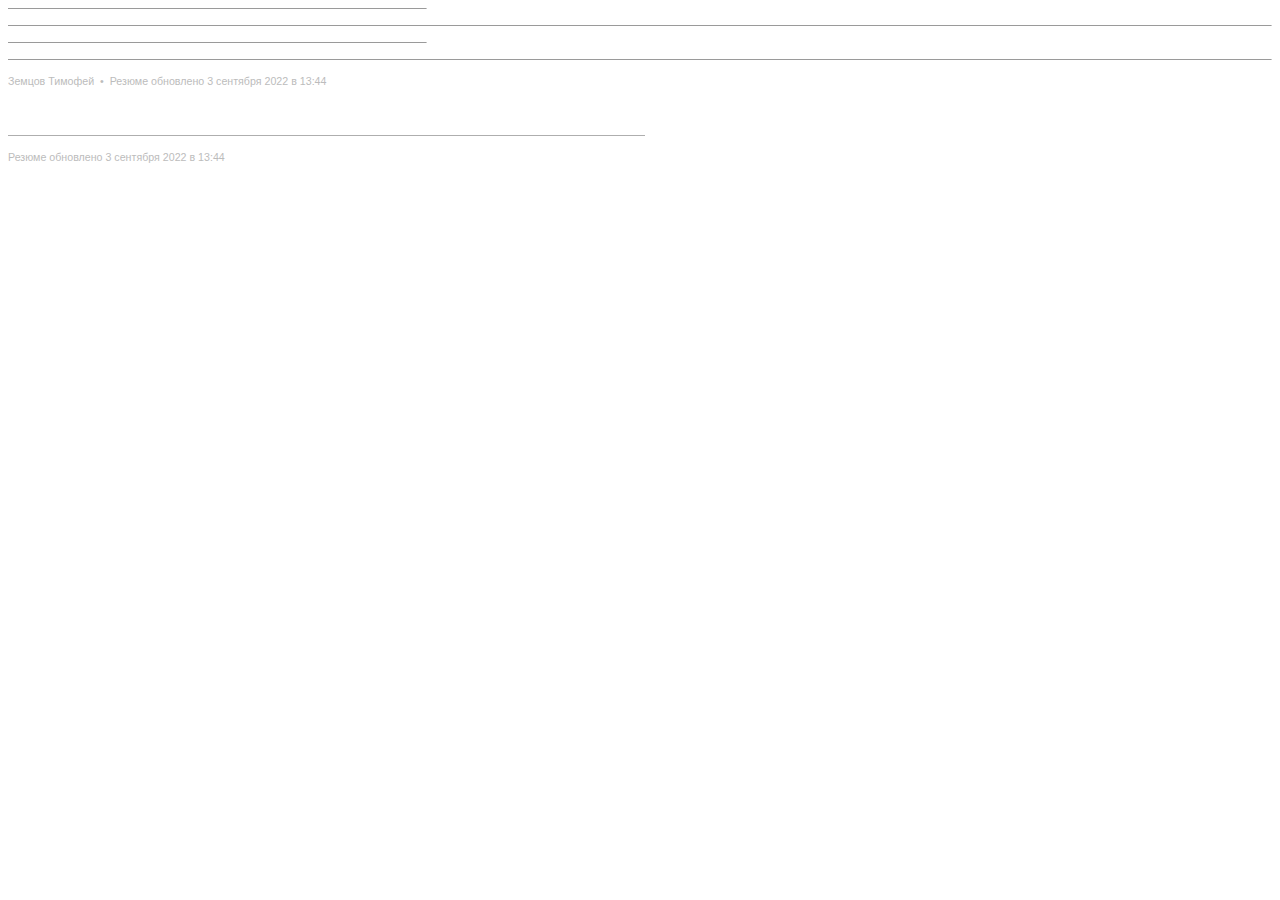
<file: info/old/Земцов Тимофей Александрович_09.22.files/header.htm>
<html xmlns:v="urn:schemas-microsoft-com:vml"
xmlns:o="urn:schemas-microsoft-com:office:office"
xmlns:w="urn:schemas-microsoft-com:office:word"
xmlns:m="http://schemas.microsoft.com/office/2004/12/omml"
xmlns="http://www.w3.org/TR/REC-html40">

<head>
<meta http-equiv=Content-Type content="text/html; charset=windows-1251">
<meta name=ProgId content=Word.Document>
<meta name=Generator content="Microsoft Word 15">
<meta name=Originator content="Microsoft Word 15">
<link id=Main-File rel=Main-File
href="../������%20�������%20�������������_09.22.htm">
</head>

<body lang=RU link="#0563C1">

<div style='mso-element:footnote-separator' id=fs>

<p class=MsoNormal style='margin-bottom:0cm;margin-bottom:.0001pt;line-height:
normal'><span style='mso-special-character:footnote-separator'><![if !supportFootnotes]>

<hr align=left size=1 width="33%">

<![endif]></span></p>

</div>

<div style='mso-element:footnote-continuation-separator' id=fcs>

<p class=MsoNormal style='margin-bottom:0cm;margin-bottom:.0001pt;line-height:
normal'><span style='mso-special-character:footnote-continuation-separator'><![if !supportFootnotes]>

<hr align=left size=1>

<![endif]></span></p>

</div>

<div style='mso-element:endnote-separator' id=es>

<p class=MsoNormal style='margin-bottom:0cm;margin-bottom:.0001pt;line-height:
normal'><span style='mso-special-character:footnote-separator'><![if !supportFootnotes]>

<hr align=left size=1 width="33%">

<![endif]></span></p>

</div>

<div style='mso-element:endnote-continuation-separator' id=ecs>

<p class=MsoNormal style='margin-bottom:0cm;margin-bottom:.0001pt;line-height:
normal'><span style='mso-special-character:footnote-continuation-separator'><![if !supportFootnotes]>

<hr align=left size=1>

<![endif]></span></p>

</div>

<div style='mso-element:footer' id=f1>

<p class=MsoNormal><span style='font-size:8.0pt;mso-bidi-font-size:10.0pt;
line-height:107%;font-family:"Arial",sans-serif;color:#BCBCBC'>������ <span
class=GramE>�������<span style='mso-spacerun:yes'>� </span>�</span><span
style='mso-spacerun:yes'>� </span>������ ��������� 3 �������� 2022 � 13:44</span></p>

</div>

<div style='mso-element:header' id=fh1>

<table class=MsoNormalTable border=0 cellspacing=0 cellpadding=0
 style='border-collapse:collapse;mso-padding-alt:0cm 0cm 0cm 0cm'>
 <tr style='mso-yfti-irow:0;mso-yfti-firstrow:yes;mso-yfti-lastrow:yes'>
  <td width=637 style='width:478.05pt;border:none;border-bottom:solid #AEAEAE 1.0pt;
  mso-border-bottom-alt:solid #AEAEAE .75pt;padding:0cm 0cm 0cm 0cm'>
  <p class=MsoNormal align=right style='margin-bottom:10.0pt;text-align:right;
  line-height:normal;mso-pagination:none;mso-layout-grid-align:none;text-autospace:
  none'><span style='font-size:12.0pt;font-family:"Arial",sans-serif'><!--[if gte vml 1]><v:shapetype
   id="_x0000_t75" coordsize="21600,21600" o:spt="75" o:preferrelative="t"
   path="m@4@5l@4@11@9@11@9@5xe" filled="f" stroked="f">
   <v:stroke joinstyle="miter"/>
   <v:formulas>
    <v:f eqn="if lineDrawn pixelLineWidth 0"/>
    <v:f eqn="sum @0 1 0"/>
    <v:f eqn="sum 0 0 @1"/>
    <v:f eqn="prod @2 1 2"/>
    <v:f eqn="prod @3 21600 pixelWidth"/>
    <v:f eqn="prod @3 21600 pixelHeight"/>
    <v:f eqn="sum @0 0 1"/>
    <v:f eqn="prod @6 1 2"/>
    <v:f eqn="prod @7 21600 pixelWidth"/>
    <v:f eqn="sum @8 21600 0"/>
    <v:f eqn="prod @7 21600 pixelHeight"/>
    <v:f eqn="sum @10 21600 0"/>
   </v:formulas>
   <v:path o:extrusionok="f" gradientshapeok="t" o:connecttype="rect"/>
   <o:lock v:ext="edit" aspectratio="t"/>
  </v:shapetype><v:shape id="_x0000_i1026" type="#_x0000_t75" style='width:42.6pt;
   height:42.6pt'>
   <v:imagedata src="image003.png" o:title=""/>
  </v:shape><![endif]--><span style='mso-spacerun:yes'>�</span><o:p></o:p></span></p>
  </td>
 </tr>
</table>

</div>

<div style='mso-element:footer' id=ff1>

<p class=MsoNormal><span style='font-size:8.0pt;mso-bidi-font-size:10.0pt;
line-height:107%;font-family:"Arial",sans-serif;color:#BCBCBC'>������ ���������
3 �������� 2022 � 13:44</span></p>

</div>

</body>

</html>
</file>
